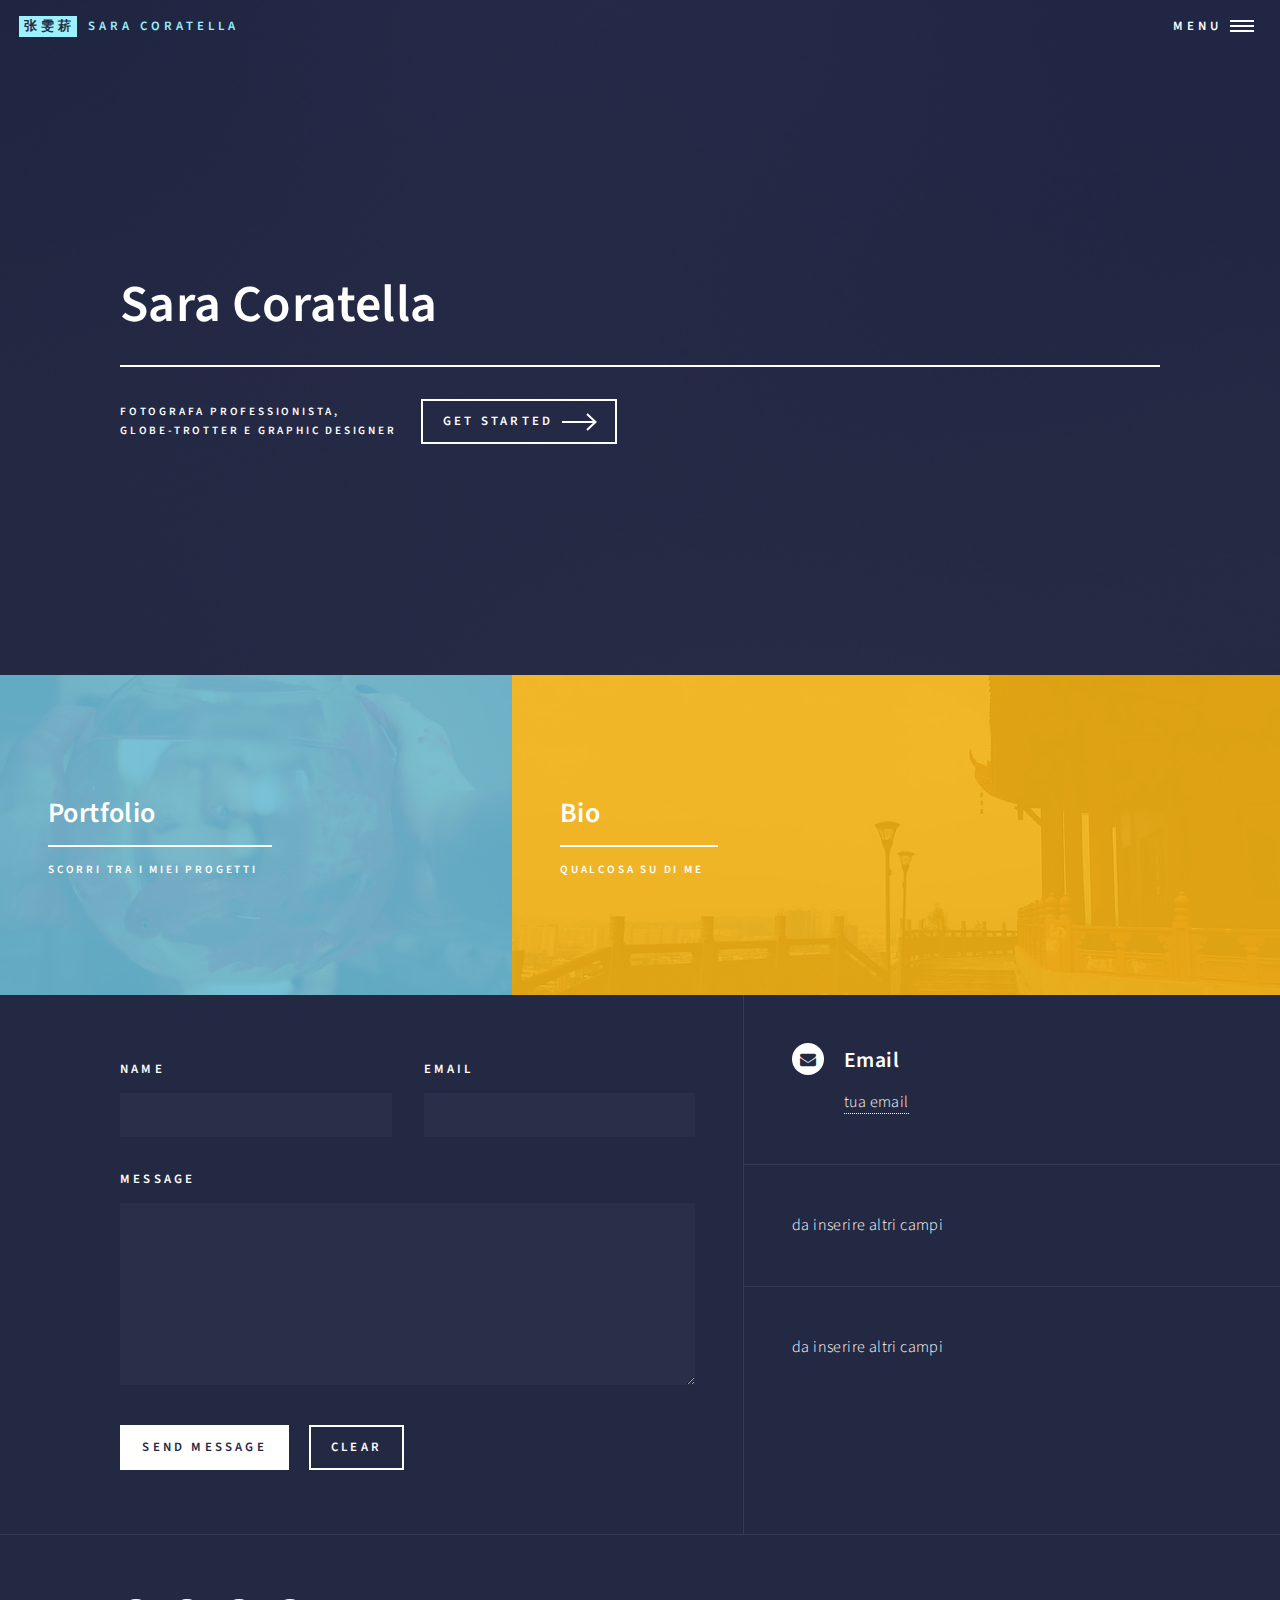
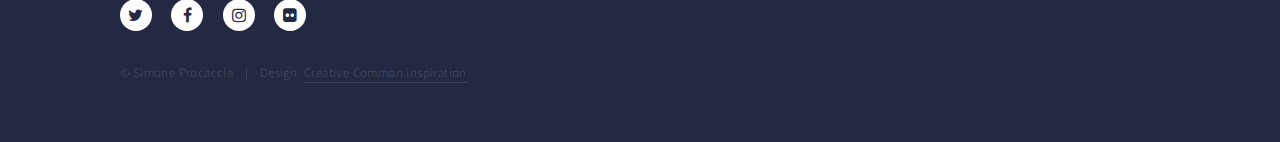
<file: index.html>
<!DOCTYPE HTML>
<!--
	Forty by HTML5 UP
	html5up.net | @ajlkn
	Free for personal and commercial use under the CCA 3.0 license (html5up.net/license)
-->
<html>
	<head>
		<title>Sara Coratella</title>
		<meta charset="utf-8" />
		<meta name="viewport" content="width=device-width, initial-scale=1, user-scalable=no" />
		<!--[if lte IE 8]><script src="assets/js/ie/html5shiv.js"></script><![endif]-->
		<link rel="stylesheet" href="assets/css/main.css" />
		<!--[if lte IE 9]><link rel="stylesheet" href="assets/css/ie9.css" /><![endif]-->
		<!--[if lte IE 8]><link rel="stylesheet" href="assets/css/ie8.css" /><![endif]-->
	</head>
	<body>

		<!-- Wrapper -->
			<div id="wrapper">

				<!-- Header -->
					<header id="header" class="alt">
						<a href="index.html" class="logo"><strong>张雯菥</strong> <span>Sara Coratella</span></a>
						<nav>
							<a href="#menu">Menu</a>
						</nav>
					</header>

				<!-- Menu -->
					<nav id="menu">
						<ul class="links">
							<li><a href="index.html">Home</a></li>
							<li><a href="landing.html">Portfolio</a></li>
							<li><a href="generic.html">Bio</a></li>
						</ul>
					</nav>

				<!-- Banner -->
					<section id="banner" class="major">
						<div class="inner">
							<header class="major">
								<h1>Sara Coratella</h1>
							</header>
							<div class="content">
								<p>Fotografa professionista,<br />
								Globe-trotter e graphic designer</p>
								<ul class="actions">
									<li><a href="#one" class="button next scrolly">Get Started</a></li>
								</ul>
							</div>
						</div>
					</section>

				<!-- Main -->
					<div id="main">

						<!-- One -->
							<section id="one" class="tiles">
								<article>
									<span class="image">
										<img src="images/sara_portfolio_link.jpg" alt="" />
									</span>
									<header class="major">
										<h3><a href="landing.html" class="link">Portfolio</a></h3>
										<p>Scorri tra i miei progetti</p>
									</header>
								</article>
								<article>
									<span class="image">
										<img src="images/sara_bio_link.jpg" alt="" />
									</span>
									<header class="major">
										<h3><a href="generic.html" class="link">Bio</a></h3>
										<p>Qualcosa su di me</p>
									</header>
								</article>
								<!--<article>
									<span class="image">
										<img src="images/pic03.jpg" alt="" />
									</span>
									<header class="major">
										<h3><a href="landing.html" class="link">Magna</a></h3>
										<p>Lorem etiam nullam</p>
									</header>
								</article>
								<article>
									<span class="image">
										<img src="images/pic04.jpg" alt="" />
									</span>
									<header class="major">
										<h3><a href="landing.html" class="link">Ipsum</a></h3>
										<p>Nisl sed aliquam</p>
									</header>
								</article>
								<article>
									<span class="image">
										<img src="images/pic05.jpg" alt="" />
									</span>
									<header class="major">
										<h3><a href="landing.html" class="link">Consequat</a></h3>
										<p>Ipsum dolor sit amet</p>
									</header>
								</article>
								<article>
									<span class="image">
										<img src="images/pic06.jpg" alt="" />
									</span>
									<header class="major">
										<h3><a href="landing.html" class="link">Etiam</a></h3>
										<p>Feugiat amet tempus</p>
									</header>
								</article>-->
							</section>

						<!-- Two -->
						<!--	<section id="two">
								<div class="inner">
									<header class="major">
										<h2>Massa libero</h2>
									</header>
									<p>Nullam et orci eu lorem consequat tincidunt vivamus et sagittis libero. Mauris aliquet magna magna sed nunc rhoncus pharetra. Pellentesque condimentum sem. In efficitur ligula tate urna. Maecenas laoreet massa vel lacinia pellentesque lorem ipsum dolor. Nullam et orci eu lorem consequat tincidunt. Vivamus et sagittis libero. Mauris aliquet magna magna sed nunc rhoncus amet pharetra et feugiat tempus.</p>
									<ul class="actions">
										<li><a href="landing.html" class="button next">Get Started</a></li>
									</ul>
								</div>
							</section> -->

					</div> 

				<!-- Contact -->
					<section id="contact">
						<div class="inner">
							<section>
								<form method="post" action="contact_serv.php">
									<div class="field half first">
										<label for="name">Name</label>
										<input type="text" name="name" id="name" />
									</div>
									<div class="field half">
										<label for="email">Email</label>
										<input type="text" name="email" id="email" />
									</div>
									<div class="field">
										<label for="message">Message</label>
										<textarea name="message" id="message" rows="6"></textarea>
									</div>
									<ul class="actions">
										<li><input type="submit" value="Send Message" class="special" /></li>
										<li><input type="reset" value="Clear" /></li>
									</ul>
								</form>
							</section>
							<section class="split">
								<section>
									<div class="contact-method">
										<span class="icon alt fa-envelope"></span>
										<h3>Email</h3>
										<a href="mailto:blabla@$nailmail">tua email</a>
									</div>
								</section>
								<section>
									<p> da inserire altri campi </p>
									<!--<div class="contact-method">
										<span class="icon alt fa-phone"></span>
										<h3>Phone</h3>
										<span>(000) 000-0000 x12387</span>
									</div>-->
								</section>
								<section>
									<p> da inserire altri campi </p>
									<!--<div class="contact-method">
										<span class="icon alt fa-home"></span>
										<h3>Address</h3>
										<span>1234 Somewhere Road #5432<br />
										Nashville, TN 00000<br />
										United States of America</span>
									</div>-->
								</section>
							</section>
						</div>
					</section>

				<!-- Footer -->
					<footer id="footer">
						<div class="inner">
							<ul class="icons">
								<li><a href="#" class="icon alt fa-twitter"><span class="label">Twitter</span></a></li>
								<li><a href="#" class="icon alt fa-facebook"><span class="label">Facebook</span></a></li>
								<li><a href="#" class="icon alt fa-instagram"><span class="label">Instagram</span></a></li>
								<li><a href="https://www.flickr.com/photos/saruzcory/" class="icon alt fa-flickr"><span class="label">Flickr</span></a></li>
							</ul>
							<ul class="copyright">
								<li>&copy; Simone Procaccia</li><li>Design: <a href="https://html5up.net">Creative Common inspiration</a></li>
							</ul>
						</div>
					</footer>

			</div>

		<!-- Scripts -->
			<script src="assets/js/jquery.min.js"></script>
			<script src="assets/js/jquery.scrolly.min.js"></script>
			<script src="assets/js/jquery.scrollex.min.js"></script>
			<script src="assets/js/skel.min.js"></script>
			<script src="assets/js/util.js"></script>
			<!--[if lte IE 8]><script src="assets/js/ie/respond.min.js"></script><![endif]-->
			<script src="assets/js/main.js"></script>

	</body>
</html>
</file>
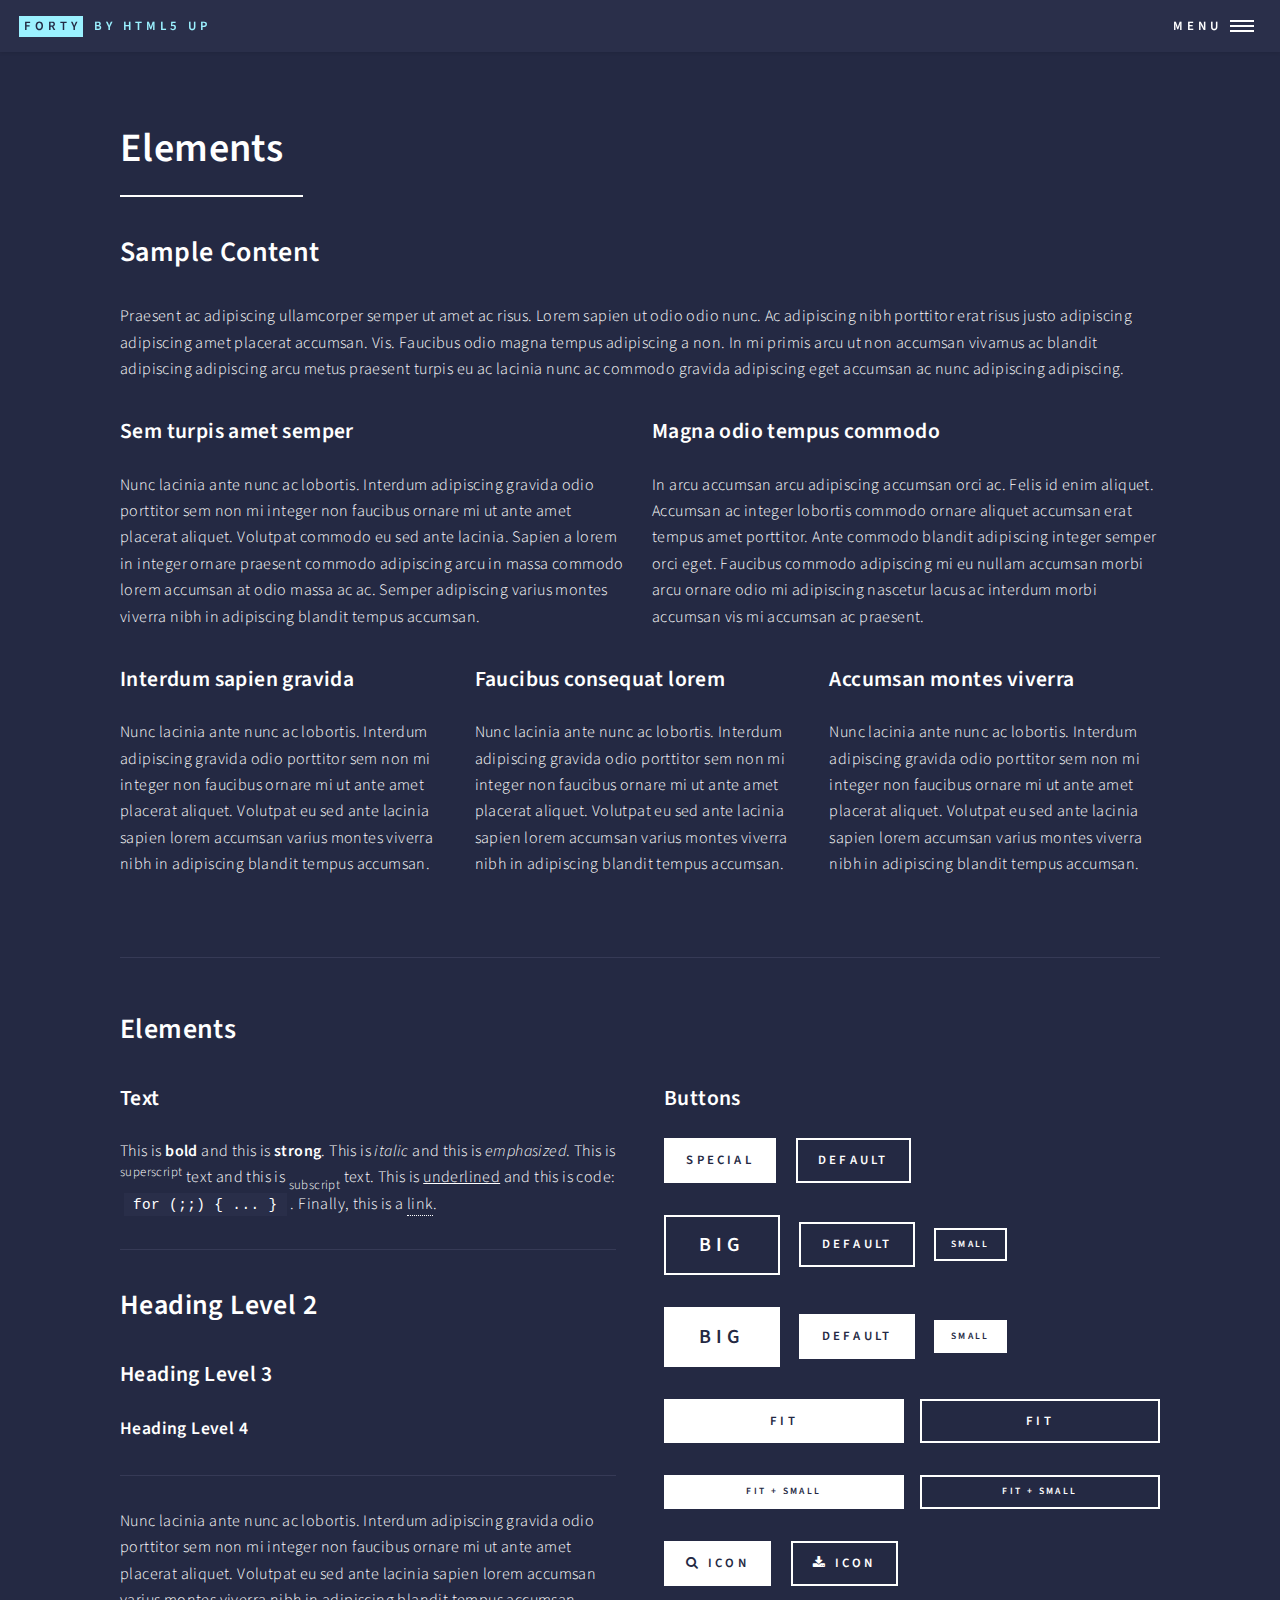
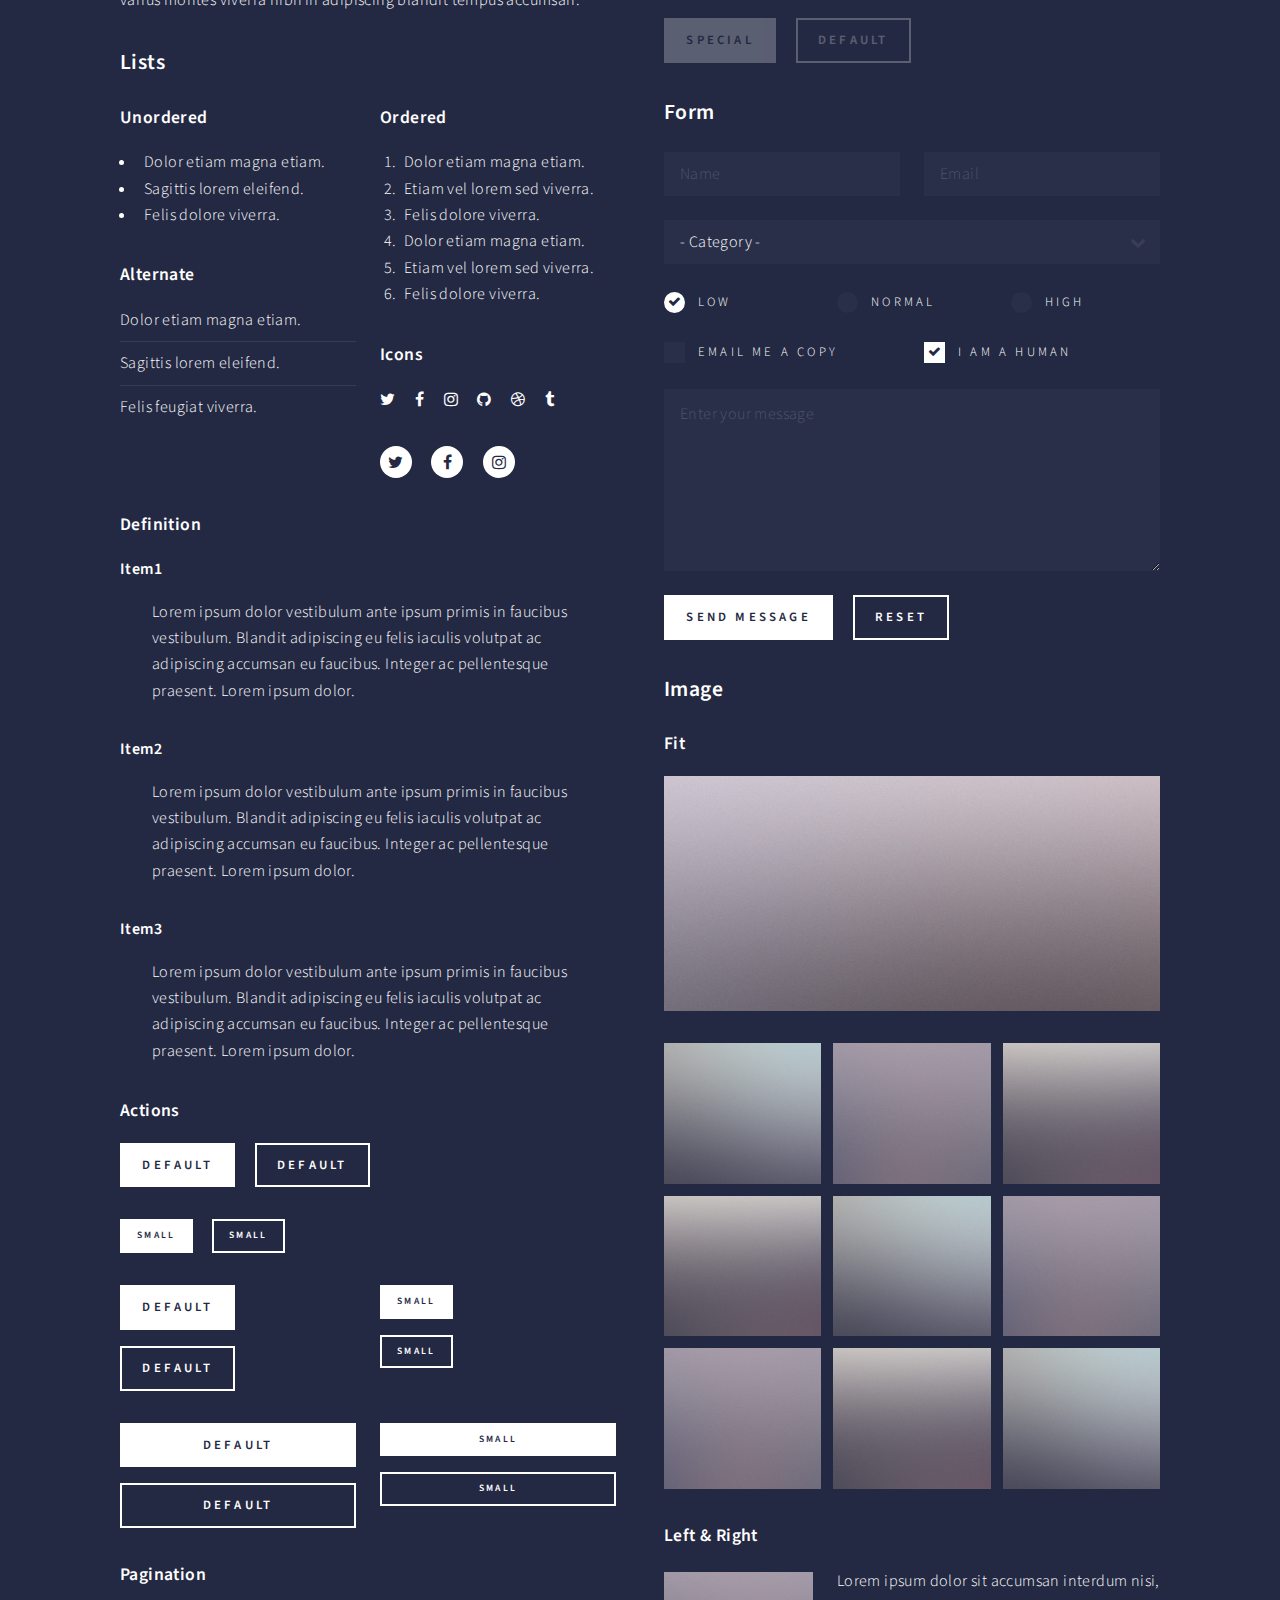
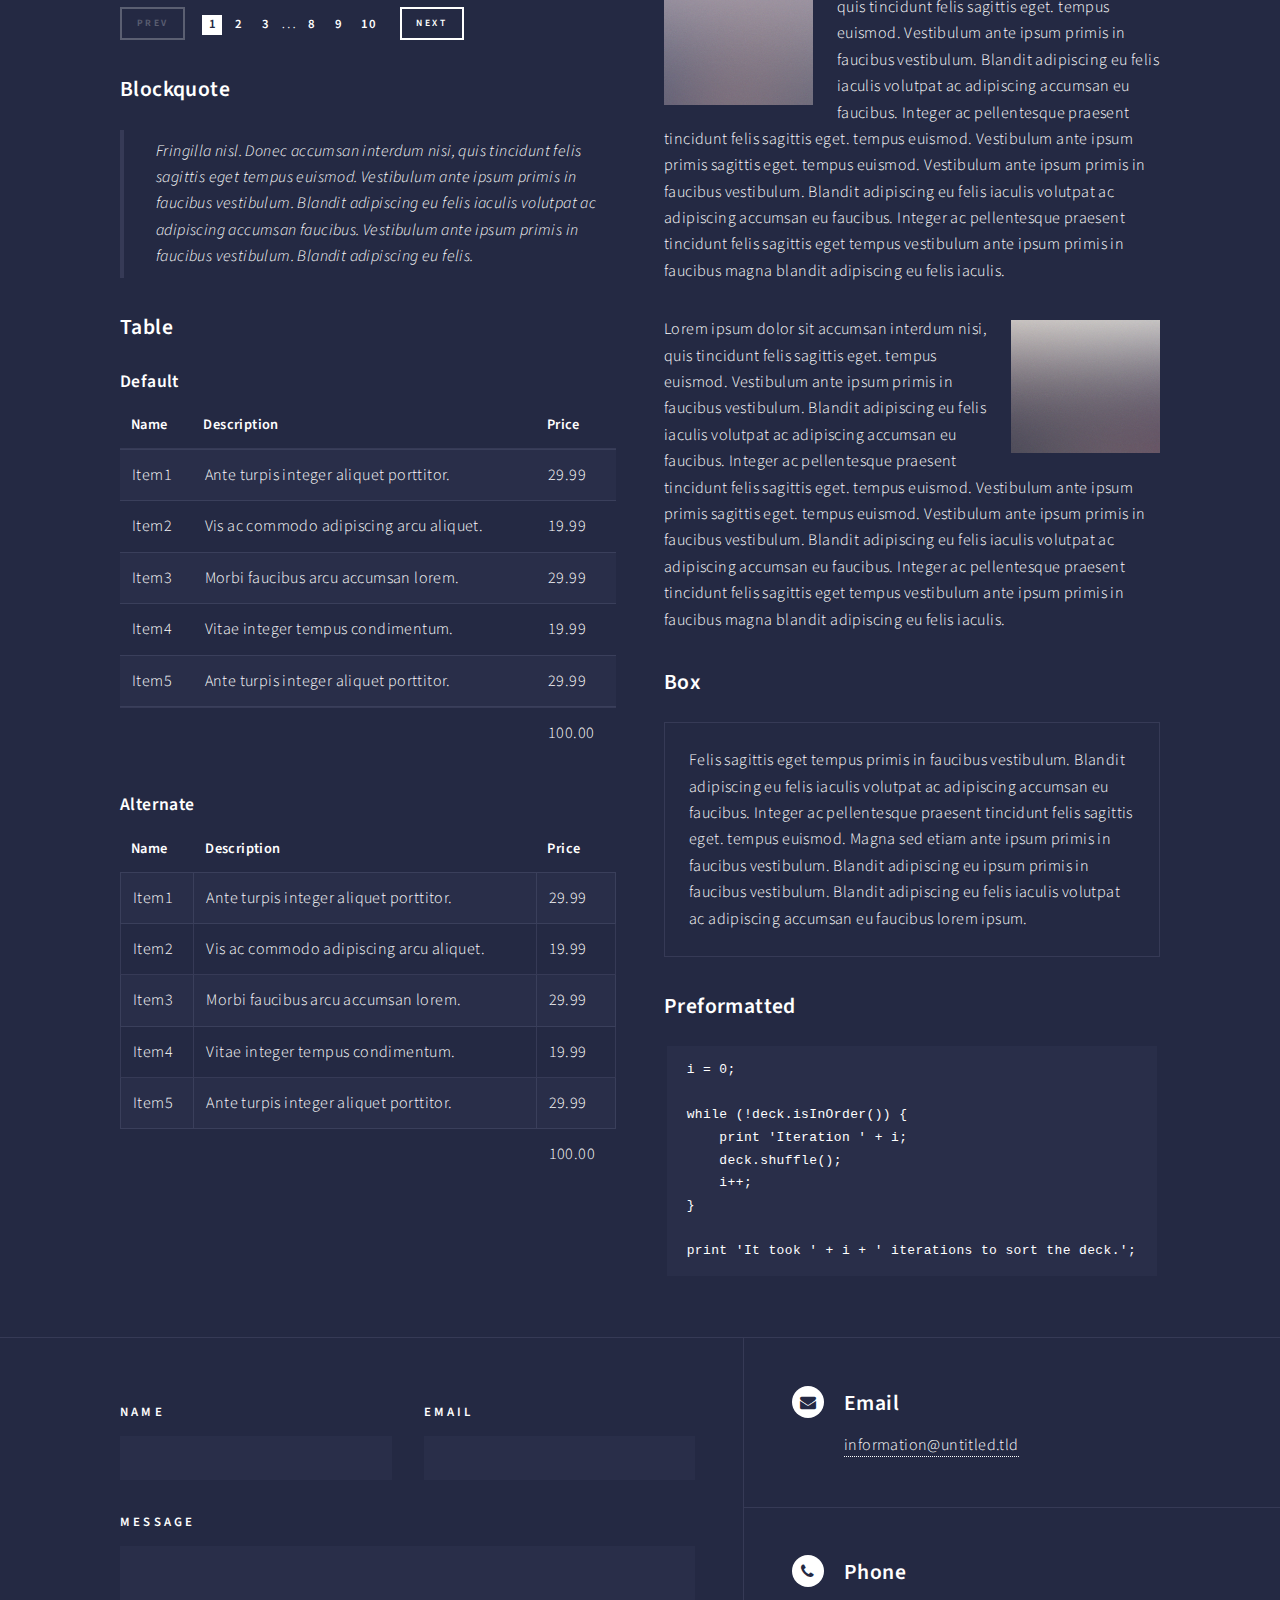
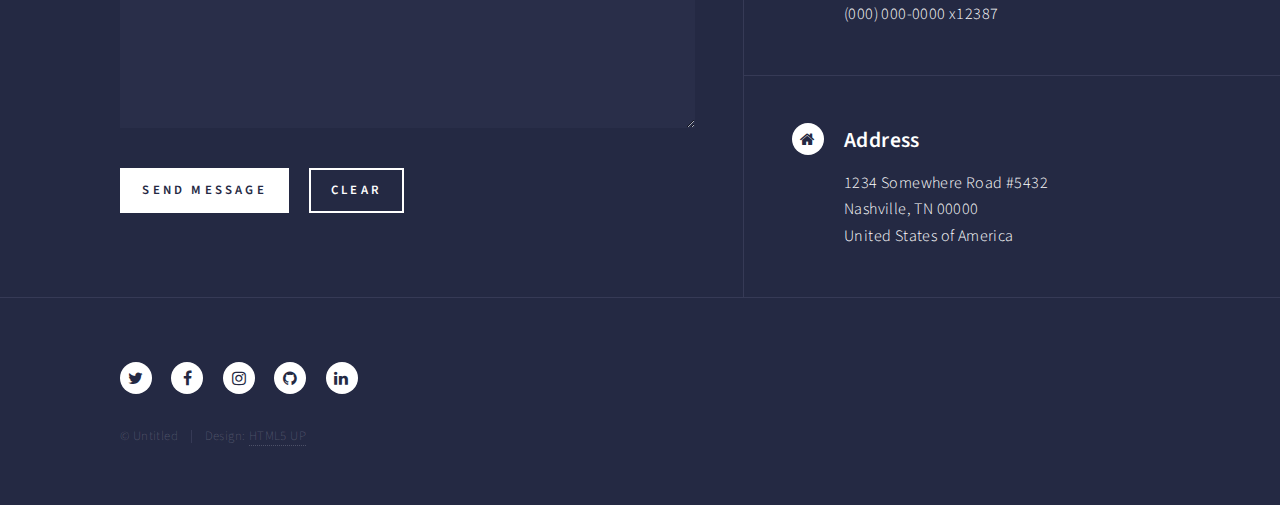
<file: elements.html>
<!DOCTYPE HTML>
<!--
	Forty by HTML5 UP
	html5up.net | @ajlkn
	Free for personal and commercial use under the CCA 3.0 license (html5up.net/license)
-->
<html>
	<head>
		<title>Elements - Forty by HTML5 UP</title>
		<meta charset="utf-8" />
		<meta name="viewport" content="width=device-width, initial-scale=1, user-scalable=no" />
		<!--[if lte IE 8]><script src="assets/js/ie/html5shiv.js"></script><![endif]-->
		<link rel="stylesheet" href="assets/css/main.css" />
		<!--[if lte IE 9]><link rel="stylesheet" href="assets/css/ie9.css" /><![endif]-->
		<!--[if lte IE 8]><link rel="stylesheet" href="assets/css/ie8.css" /><![endif]-->
	</head>
	<body>

		<!-- Wrapper -->
			<div id="wrapper">

				<!-- Header -->
					<header id="header">
						<a href="index.html" class="logo"><strong>Forty</strong> <span>by HTML5 UP</span></a>
						<nav>
							<a href="#menu">Menu</a>
						</nav>
					</header>

				<!-- Menu -->
					<nav id="menu">
						<ul class="links">
							<li><a href="index.html">Home</a></li>
							<li><a href="landing.html">Landing</a></li>
							<li><a href="generic.html">Generic</a></li>
							<li><a href="elements.html">Elements</a></li>
						</ul>
						<ul class="actions vertical">
							<li><a href="#" class="button special fit">Get Started</a></li>
							<li><a href="#" class="button fit">Log In</a></li>
						</ul>
					</nav>

				<!-- Main -->
					<div id="main" class="alt">

						<!-- One -->
							<section id="one">
								<div class="inner">
									<header class="major">
										<h1>Elements</h1>
									</header>

									<!-- Content -->
										<h2 id="content">Sample Content</h2>
										<p>Praesent ac adipiscing ullamcorper semper ut amet ac risus. Lorem sapien ut odio odio nunc. Ac adipiscing nibh porttitor erat risus justo adipiscing adipiscing amet placerat accumsan. Vis. Faucibus odio magna tempus adipiscing a non. In mi primis arcu ut non accumsan vivamus ac blandit adipiscing adipiscing arcu metus praesent turpis eu ac lacinia nunc ac commodo gravida adipiscing eget accumsan ac nunc adipiscing adipiscing.</p>
										<div class="row">
											<div class="6u 12u$(small)">
												<h3>Sem turpis amet semper</h3>
												<p>Nunc lacinia ante nunc ac lobortis. Interdum adipiscing gravida odio porttitor sem non mi integer non faucibus ornare mi ut ante amet placerat aliquet. Volutpat commodo eu sed ante lacinia. Sapien a lorem in integer ornare praesent commodo adipiscing arcu in massa commodo lorem accumsan at odio massa ac ac. Semper adipiscing varius montes viverra nibh in adipiscing blandit tempus accumsan.</p>
											</div>
											<div class="6u$ 12u$(small)">
												<h3>Magna odio tempus commodo</h3>
												<p>In arcu accumsan arcu adipiscing accumsan orci ac. Felis id enim aliquet. Accumsan ac integer lobortis commodo ornare aliquet accumsan erat tempus amet porttitor. Ante commodo blandit adipiscing integer semper orci eget. Faucibus commodo adipiscing mi eu nullam accumsan morbi arcu ornare odio mi adipiscing nascetur lacus ac interdum morbi accumsan vis mi accumsan ac praesent.</p>
											</div>
											<!-- Break -->
											<div class="4u 12u$(medium)">
												<h3>Interdum sapien gravida</h3>
												<p>Nunc lacinia ante nunc ac lobortis. Interdum adipiscing gravida odio porttitor sem non mi integer non faucibus ornare mi ut ante amet placerat aliquet. Volutpat eu sed ante lacinia sapien lorem accumsan varius montes viverra nibh in adipiscing blandit tempus accumsan.</p>
											</div>
											<div class="4u 12u$(medium)">
												<h3>Faucibus consequat lorem</h3>
												<p>Nunc lacinia ante nunc ac lobortis. Interdum adipiscing gravida odio porttitor sem non mi integer non faucibus ornare mi ut ante amet placerat aliquet. Volutpat eu sed ante lacinia sapien lorem accumsan varius montes viverra nibh in adipiscing blandit tempus accumsan.</p>
											</div>
											<div class="4u$ 12u$(medium)">
												<h3>Accumsan montes viverra</h3>
												<p>Nunc lacinia ante nunc ac lobortis. Interdum adipiscing gravida odio porttitor sem non mi integer non faucibus ornare mi ut ante amet placerat aliquet. Volutpat eu sed ante lacinia sapien lorem accumsan varius montes viverra nibh in adipiscing blandit tempus accumsan.</p>
											</div>
										</div>

									<hr class="major" />

									<!-- Elements -->
										<h2 id="elements">Elements</h2>
										<div class="row 200%">
											<div class="6u 12u$(medium)">

												<!-- Text stuff -->
													<h3>Text</h3>
													<p>This is <b>bold</b> and this is <strong>strong</strong>. This is <i>italic</i> and this is <em>emphasized</em>.
													This is <sup>superscript</sup> text and this is <sub>subscript</sub> text.
													This is <u>underlined</u> and this is code: <code>for (;;) { ... }</code>.
													Finally, this is a <a href="#">link</a>.</p>
													<hr />
													<h2>Heading Level 2</h2>
													<h3>Heading Level 3</h3>
													<h4>Heading Level 4</h4>
													<hr />
													<p>Nunc lacinia ante nunc ac lobortis. Interdum adipiscing gravida odio porttitor sem non mi integer non faucibus ornare mi ut ante amet placerat aliquet. Volutpat eu sed ante lacinia sapien lorem accumsan varius montes viverra nibh in adipiscing blandit tempus accumsan.</p>

												<!-- Lists -->
													<h3>Lists</h3>
													<div class="row">
														<div class="6u 12u$(small)">

															<h4>Unordered</h4>
															<ul>
																<li>Dolor etiam magna etiam.</li>
																<li>Sagittis lorem eleifend.</li>
																<li>Felis dolore viverra.</li>
															</ul>

															<h4>Alternate</h4>
															<ul class="alt">
																<li>Dolor etiam magna etiam.</li>
																<li>Sagittis lorem eleifend.</li>
																<li>Felis feugiat viverra.</li>
															</ul>

														</div>
														<div class="6u$ 12u$(small)">

															<h4>Ordered</h4>
															<ol>
																<li>Dolor etiam magna etiam.</li>
																<li>Etiam vel lorem sed viverra.</li>
																<li>Felis dolore viverra.</li>
																<li>Dolor etiam magna etiam.</li>
																<li>Etiam vel lorem sed viverra.</li>
																<li>Felis dolore viverra.</li>
															</ol>

															<h4>Icons</h4>
															<ul class="icons">
																<li><a href="#" class="icon fa-twitter"><span class="label">Twitter</span></a></li>
																<li><a href="#" class="icon fa-facebook"><span class="label">Facebook</span></a></li>
																<li><a href="#" class="icon fa-instagram"><span class="label">Instagram</span></a></li>
																<li><a href="#" class="icon fa-github"><span class="label">Github</span></a></li>
																<li><a href="#" class="icon fa-dribbble"><span class="label">Dribbble</span></a></li>
																<li><a href="#" class="icon fa-tumblr"><span class="label">Tumblr</span></a></li>
															</ul>
															<ul class="icons">
																<li><a href="#" class="icon alt fa-twitter"><span class="label">Twitter</span></a></li>
																<li><a href="#" class="icon alt fa-facebook"><span class="label">Facebook</span></a></li>
																<li><a href="#" class="icon alt fa-instagram"><span class="label">Instagram</span></a></li>
															</ul>

														</div>
													</div>
													<h4>Definition</h4>
													<dl>
														<dt>Item1</dt>
														<dd>
															<p>Lorem ipsum dolor vestibulum ante ipsum primis in faucibus vestibulum. Blandit adipiscing eu felis iaculis volutpat ac adipiscing accumsan eu faucibus. Integer ac pellentesque praesent. Lorem ipsum dolor.</p>
														</dd>
														<dt>Item2</dt>
														<dd>
															<p>Lorem ipsum dolor vestibulum ante ipsum primis in faucibus vestibulum. Blandit adipiscing eu felis iaculis volutpat ac adipiscing accumsan eu faucibus. Integer ac pellentesque praesent. Lorem ipsum dolor.</p>
														</dd>
														<dt>Item3</dt>
														<dd>
															<p>Lorem ipsum dolor vestibulum ante ipsum primis in faucibus vestibulum. Blandit adipiscing eu felis iaculis volutpat ac adipiscing accumsan eu faucibus. Integer ac pellentesque praesent. Lorem ipsum dolor.</p>
														</dd>
													</dl>

													<h4>Actions</h4>
													<ul class="actions">
														<li><a href="#" class="button special">Default</a></li>
														<li><a href="#" class="button">Default</a></li>
													</ul>
													<ul class="actions small">
														<li><a href="#" class="button special small">Small</a></li>
														<li><a href="#" class="button small">Small</a></li>
													</ul>
													<div class="row">
														<div class="6u 12u$(small)">
															<ul class="actions vertical">
																<li><a href="#" class="button special">Default</a></li>
																<li><a href="#" class="button">Default</a></li>
															</ul>
														</div>
														<div class="6u$ 12u$(small)">
															<ul class="actions vertical small">
																<li><a href="#" class="button special small">Small</a></li>
																<li><a href="#" class="button small">Small</a></li>
															</ul>
														</div>
														<div class="6u 12u$(small)">
															<ul class="actions vertical">
																<li><a href="#" class="button special fit">Default</a></li>
																<li><a href="#" class="button fit">Default</a></li>
															</ul>
														</div>
														<div class="6u$ 12u$(small)">
															<ul class="actions vertical small">
																<li><a href="#" class="button special small fit">Small</a></li>
																<li><a href="#" class="button small fit">Small</a></li>
															</ul>
														</div>
													</div>

													<h4>Pagination</h4>
													<ul class="pagination">
														<li><span class="button small disabled">Prev</span></li>
														<li><a href="#" class="page active">1</a></li>
														<li><a href="#" class="page">2</a></li>
														<li><a href="#" class="page">3</a></li>
														<li><span>&hellip;</span></li>
														<li><a href="#" class="page">8</a></li>
														<li><a href="#" class="page">9</a></li>
														<li><a href="#" class="page">10</a></li>
														<li><a href="#" class="button small">Next</a></li>
													</ul>

												<!-- Blockquote -->
													<h3>Blockquote</h3>
													<blockquote>Fringilla nisl. Donec accumsan interdum nisi, quis tincidunt felis sagittis eget tempus euismod. Vestibulum ante ipsum primis in faucibus vestibulum. Blandit adipiscing eu felis iaculis volutpat ac adipiscing accumsan faucibus. Vestibulum ante ipsum primis in faucibus vestibulum. Blandit adipiscing eu felis.</blockquote>

												<!-- Table -->
													<h3>Table</h3>

													<h4>Default</h4>
													<div class="table-wrapper">
														<table>
															<thead>
																<tr>
																	<th>Name</th>
																	<th>Description</th>
																	<th>Price</th>
																</tr>
															</thead>
															<tbody>
																<tr>
																	<td>Item1</td>
																	<td>Ante turpis integer aliquet porttitor.</td>
																	<td>29.99</td>
																</tr>
																<tr>
																	<td>Item2</td>
																	<td>Vis ac commodo adipiscing arcu aliquet.</td>
																	<td>19.99</td>
																</tr>
																<tr>
																	<td>Item3</td>
																	<td> Morbi faucibus arcu accumsan lorem.</td>
																	<td>29.99</td>
																</tr>
																<tr>
																	<td>Item4</td>
																	<td>Vitae integer tempus condimentum.</td>
																	<td>19.99</td>
																</tr>
																<tr>
																	<td>Item5</td>
																	<td>Ante turpis integer aliquet porttitor.</td>
																	<td>29.99</td>
																</tr>
															</tbody>
															<tfoot>
																<tr>
																	<td colspan="2"></td>
																	<td>100.00</td>
																</tr>
															</tfoot>
														</table>
													</div>

													<h4>Alternate</h4>
													<div class="table-wrapper">
														<table class="alt">
															<thead>
																<tr>
																	<th>Name</th>
																	<th>Description</th>
																	<th>Price</th>
																</tr>
															</thead>
															<tbody>
																<tr>
																	<td>Item1</td>
																	<td>Ante turpis integer aliquet porttitor.</td>
																	<td>29.99</td>
																</tr>
																<tr>
																	<td>Item2</td>
																	<td>Vis ac commodo adipiscing arcu aliquet.</td>
																	<td>19.99</td>
																</tr>
																<tr>
																	<td>Item3</td>
																	<td> Morbi faucibus arcu accumsan lorem.</td>
																	<td>29.99</td>
																</tr>
																<tr>
																	<td>Item4</td>
																	<td>Vitae integer tempus condimentum.</td>
																	<td>19.99</td>
																</tr>
																<tr>
																	<td>Item5</td>
																	<td>Ante turpis integer aliquet porttitor.</td>
																	<td>29.99</td>
																</tr>
															</tbody>
															<tfoot>
																<tr>
																	<td colspan="2"></td>
																	<td>100.00</td>
																</tr>
															</tfoot>
														</table>
													</div>

											</div>
											<div class="6u$ 12u$(medium)">

												<!-- Buttons -->
													<h3>Buttons</h3>
													<ul class="actions">
														<li><a href="#" class="button special">Special</a></li>
														<li><a href="#" class="button">Default</a></li>
													</ul>
													<ul class="actions">
														<li><a href="#" class="button big">Big</a></li>
														<li><a href="#" class="button">Default</a></li>
														<li><a href="#" class="button small">Small</a></li>
													</ul>
													<ul class="actions">
														<li><a href="#" class="button special big">Big</a></li>
														<li><a href="#" class="button special">Default</a></li>
														<li><a href="#" class="button special small">Small</a></li>
													</ul>
													<ul class="actions fit">
														<li><a href="#" class="button special fit">Fit</a></li>
														<li><a href="#" class="button fit">Fit</a></li>
													</ul>
													<ul class="actions fit small">
														<li><a href="#" class="button special fit small">Fit + Small</a></li>
														<li><a href="#" class="button fit small">Fit + Small</a></li>
													</ul>
													<ul class="actions">
														<li><a href="#" class="button special icon fa-search">Icon</a></li>
														<li><a href="#" class="button icon fa-download">Icon</a></li>
													</ul>
													<ul class="actions">
														<li><span class="button special disabled">Special</span></li>
														<li><span class="button disabled">Default</span></li>
													</ul>

												<!-- Form -->
													<h3>Form</h3>

													<form method="post" action="#">
														<div class="row uniform">
															<div class="6u 12u$(xsmall)">
																<input type="text" name="demo-name" id="demo-name" value="" placeholder="Name" />
															</div>
															<div class="6u$ 12u$(xsmall)">
																<input type="email" name="demo-email" id="demo-email" value="" placeholder="Email" />
															</div>
															<!-- Break -->
															<div class="12u$">
																<div class="select-wrapper">
																	<select name="demo-category" id="demo-category">
																		<option value="">- Category -</option>
																		<option value="1">Manufacturing</option>
																		<option value="1">Shipping</option>
																		<option value="1">Administration</option>
																		<option value="1">Human Resources</option>
																	</select>
																</div>
															</div>
															<!-- Break -->
															<div class="4u 12u$(small)">
																<input type="radio" id="demo-priority-low" name="demo-priority" checked>
																<label for="demo-priority-low">Low</label>
															</div>
															<div class="4u 12u$(small)">
																<input type="radio" id="demo-priority-normal" name="demo-priority">
																<label for="demo-priority-normal">Normal</label>
															</div>
															<div class="4u$ 12u$(small)">
																<input type="radio" id="demo-priority-high" name="demo-priority">
																<label for="demo-priority-high">High</label>
															</div>
															<!-- Break -->
															<div class="6u 12u$(small)">
																<input type="checkbox" id="demo-copy" name="demo-copy">
																<label for="demo-copy">Email me a copy</label>
															</div>
															<div class="6u$ 12u$(small)">
																<input type="checkbox" id="demo-human" name="demo-human" checked>
																<label for="demo-human">I am a human</label>
															</div>
															<!-- Break -->
															<div class="12u$">
																<textarea name="demo-message" id="demo-message" placeholder="Enter your message" rows="6"></textarea>
															</div>
															<!-- Break -->
															<div class="12u$">
																<ul class="actions">
																	<li><input type="submit" value="Send Message" class="special" /></li>
																	<li><input type="reset" value="Reset" /></li>
																</ul>
															</div>
														</div>
													</form>

												<!-- Image -->
													<h3>Image</h3>

													<h4>Fit</h4>
													<span class="image fit"><img src="images/pic03.jpg" alt="" /></span>
													<div class="box alt">
														<div class="row 50% uniform">
															<div class="4u"><span class="image fit"><img src="images/pic08.jpg" alt="" /></span></div>
															<div class="4u"><span class="image fit"><img src="images/pic09.jpg" alt="" /></span></div>
															<div class="4u$"><span class="image fit"><img src="images/pic10.jpg" alt="" /></span></div>
															<!-- Break -->
															<div class="4u"><span class="image fit"><img src="images/pic10.jpg" alt="" /></span></div>
															<div class="4u"><span class="image fit"><img src="images/pic08.jpg" alt="" /></span></div>
															<div class="4u$"><span class="image fit"><img src="images/pic09.jpg" alt="" /></span></div>
															<!-- Break -->
															<div class="4u"><span class="image fit"><img src="images/pic09.jpg" alt="" /></span></div>
															<div class="4u"><span class="image fit"><img src="images/pic10.jpg" alt="" /></span></div>
															<div class="4u$"><span class="image fit"><img src="images/pic08.jpg" alt="" /></span></div>
														</div>
													</div>

													<h4>Left &amp; Right</h4>
													<p><span class="image left"><img src="images/pic09.jpg" alt="" /></span>Lorem ipsum dolor sit accumsan interdum nisi, quis tincidunt felis sagittis eget. tempus euismod. Vestibulum ante ipsum primis in faucibus vestibulum. Blandit adipiscing eu felis iaculis volutpat ac adipiscing accumsan eu faucibus. Integer ac pellentesque praesent tincidunt felis sagittis eget. tempus euismod. Vestibulum ante ipsum primis sagittis eget. tempus euismod. Vestibulum ante ipsum primis in faucibus vestibulum. Blandit adipiscing eu felis iaculis volutpat ac adipiscing accumsan eu faucibus. Integer ac pellentesque praesent tincidunt felis sagittis eget tempus vestibulum ante ipsum primis in faucibus magna blandit adipiscing eu felis iaculis.</p>
													<p><span class="image right"><img src="images/pic10.jpg" alt="" /></span>Lorem ipsum dolor sit accumsan interdum nisi, quis tincidunt felis sagittis eget. tempus euismod. Vestibulum ante ipsum primis in faucibus vestibulum. Blandit adipiscing eu felis iaculis volutpat ac adipiscing accumsan eu faucibus. Integer ac pellentesque praesent tincidunt felis sagittis eget. tempus euismod. Vestibulum ante ipsum primis sagittis eget. tempus euismod. Vestibulum ante ipsum primis in faucibus vestibulum. Blandit adipiscing eu felis iaculis volutpat ac adipiscing accumsan eu faucibus. Integer ac pellentesque praesent tincidunt felis sagittis eget tempus vestibulum ante ipsum primis in faucibus magna blandit adipiscing eu felis iaculis.</p>

												<!-- Box -->
													<h3>Box</h3>
													<div class="box">
														<p>Felis sagittis eget tempus primis in faucibus vestibulum. Blandit adipiscing eu felis iaculis volutpat ac adipiscing accumsan eu faucibus. Integer ac pellentesque praesent tincidunt felis sagittis eget. tempus euismod. Magna sed etiam ante ipsum primis in faucibus vestibulum. Blandit adipiscing eu ipsum primis in faucibus vestibulum. Blandit adipiscing eu felis iaculis volutpat ac adipiscing accumsan eu faucibus lorem ipsum.</p>
													</div>

												<!-- Preformatted Code -->
													<h3>Preformatted</h3>
													<pre><code>i = 0;

while (!deck.isInOrder()) {
    print 'Iteration ' + i;
    deck.shuffle();
    i++;
}

print 'It took ' + i + ' iterations to sort the deck.';
</code></pre>

											</div>
										</div>

								</div>
							</section>

					</div>

				<!-- Contact -->
					<section id="contact">
						<div class="inner">
							<section>
								<form method="post" action="#">
									<div class="field half first">
										<label for="name">Name</label>
										<input type="text" name="name" id="name" />
									</div>
									<div class="field half">
										<label for="email">Email</label>
										<input type="text" name="email" id="email" />
									</div>
									<div class="field">
										<label for="message">Message</label>
										<textarea name="message" id="message" rows="6"></textarea>
									</div>
									<ul class="actions">
										<li><input type="submit" value="Send Message" class="special" /></li>
										<li><input type="reset" value="Clear" /></li>
									</ul>
								</form>
							</section>
							<section class="split">
								<section>
									<div class="contact-method">
										<span class="icon alt fa-envelope"></span>
										<h3>Email</h3>
										<a href="#">information@untitled.tld</a>
									</div>
								</section>
								<section>
									<div class="contact-method">
										<span class="icon alt fa-phone"></span>
										<h3>Phone</h3>
										<span>(000) 000-0000 x12387</span>
									</div>
								</section>
								<section>
									<div class="contact-method">
										<span class="icon alt fa-home"></span>
										<h3>Address</h3>
										<span>1234 Somewhere Road #5432<br />
										Nashville, TN 00000<br />
										United States of America</span>
									</div>
								</section>
							</section>
						</div>
					</section>

				<!-- Footer -->
					<footer id="footer">
						<div class="inner">
							<ul class="icons">
								<li><a href="#" class="icon alt fa-twitter"><span class="label">Twitter</span></a></li>
								<li><a href="#" class="icon alt fa-facebook"><span class="label">Facebook</span></a></li>
								<li><a href="#" class="icon alt fa-instagram"><span class="label">Instagram</span></a></li>
								<li><a href="#" class="icon alt fa-github"><span class="label">GitHub</span></a></li>
								<li><a href="#" class="icon alt fa-linkedin"><span class="label">LinkedIn</span></a></li>
							</ul>
							<ul class="copyright">
								<li>&copy; Untitled</li><li>Design: <a href="https://html5up.net">HTML5 UP</a></li>
							</ul>
						</div>
					</footer>

			</div>

		<!-- Scripts -->
			<script src="assets/js/jquery.min.js"></script>
			<script src="assets/js/jquery.scrolly.min.js"></script>
			<script src="assets/js/jquery.scrollex.min.js"></script>
			<script src="assets/js/skel.min.js"></script>
			<script src="assets/js/util.js"></script>
			<!--[if lte IE 8]><script src="assets/js/ie/respond.min.js"></script><![endif]-->
			<script src="assets/js/main.js"></script>

	</body>
</html>
</file>
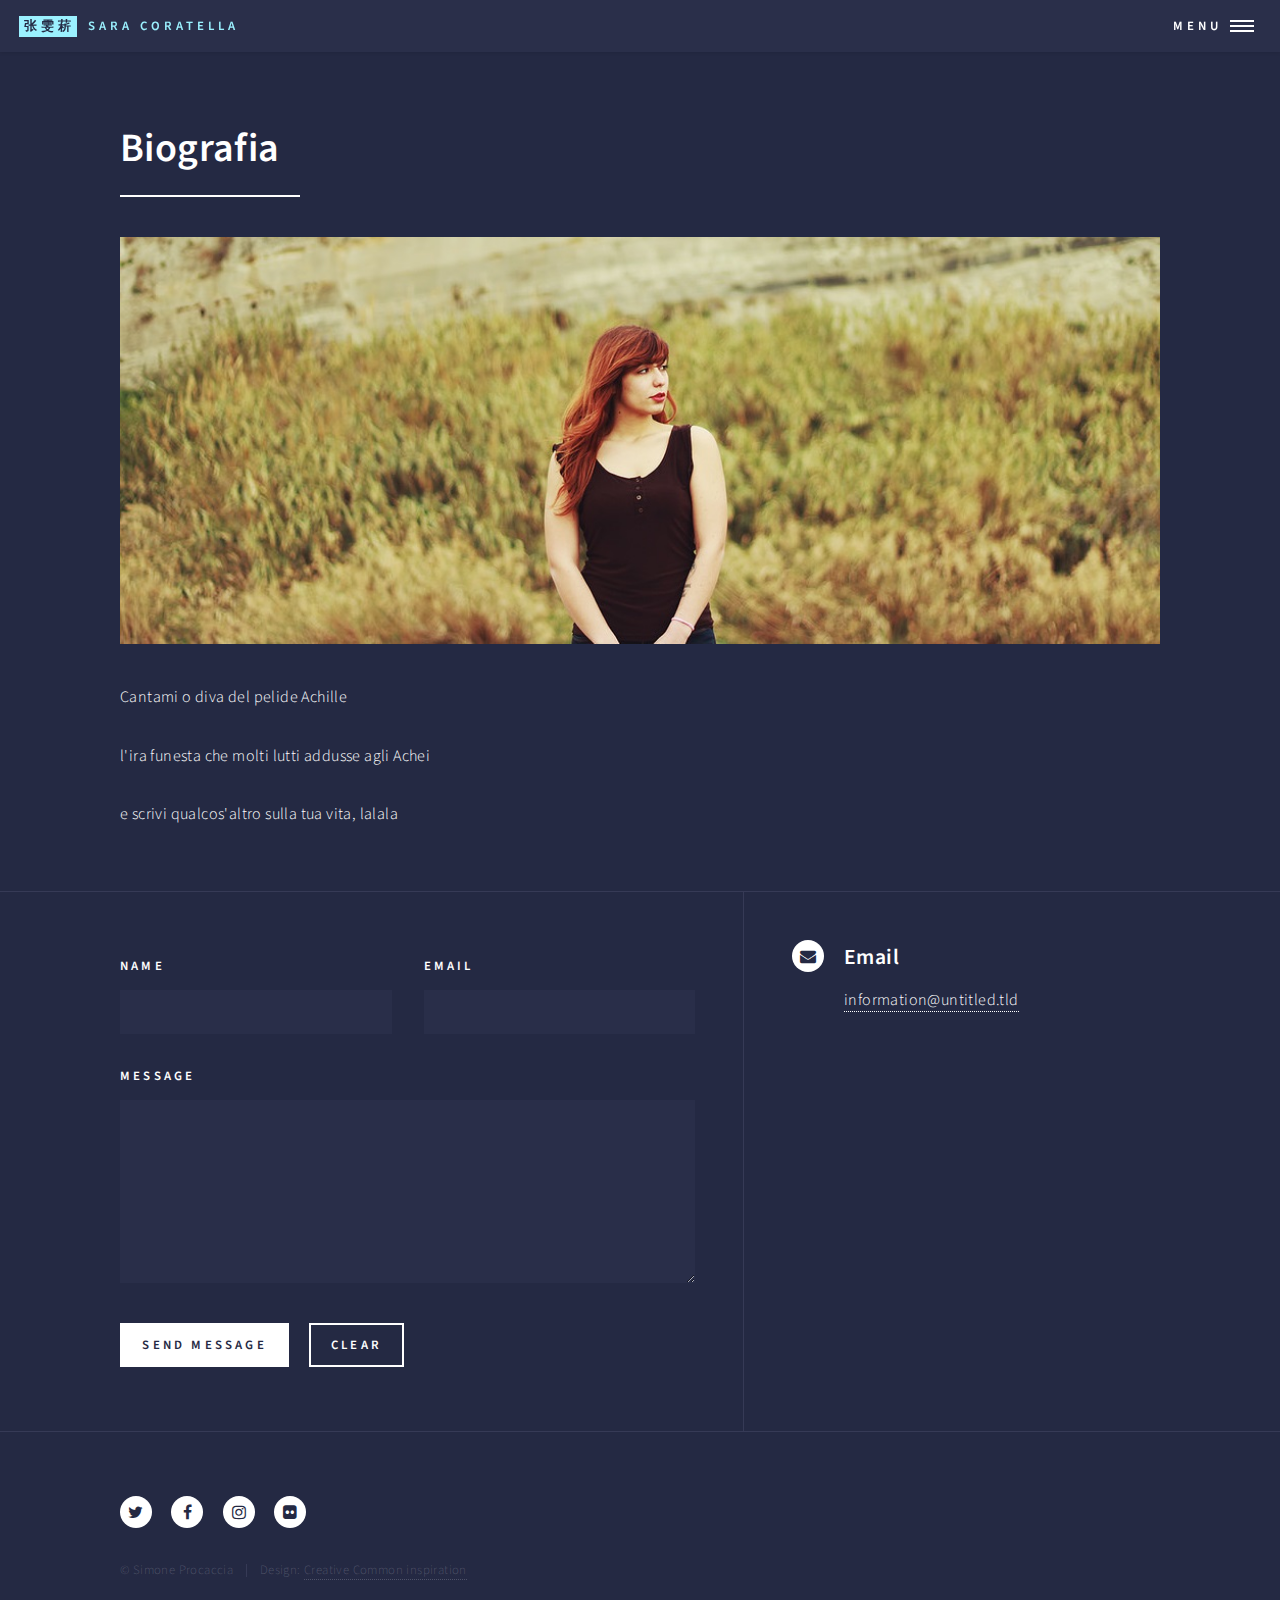
<file: generic.html>
<!DOCTYPE HTML>
<!--
	Forty by HTML5 UP
	html5up.net | @ajlkn
	Free for personal and commercial use under the CCA 3.0 license (html5up.net/license)
-->
<html>
	<head>
		<title>Bio - Sara Coratella</title>
		<meta charset="utf-8" />
		<meta name="viewport" content="width=device-width, initial-scale=1, user-scalable=no" />
		<!--[if lte IE 8]><script src="assets/js/ie/html5shiv.js"></script><![endif]-->
		<link rel="stylesheet" href="assets/css/main.css" />
		<!--[if lte IE 9]><link rel="stylesheet" href="assets/css/ie9.css" /><![endif]-->
		<!--[if lte IE 8]><link rel="stylesheet" href="assets/css/ie8.css" /><![endif]-->
	</head>
	<body>

		<!-- Wrapper -->
			<div id="wrapper">

				<!-- Header -->
					<header id="header">
						<a href="index.html" class="logo"><strong>张雯菥</strong> <span>Sara Coratella</span></a>
						<nav>
							<a href="#menu">Menu</a>
						</nav>
					</header>

				<!-- Menu -->
					<nav id="menu">
						<ul class="links">
							<li><a href="index.html">Home</a></li>
							<li><a href="landing.html">Portfolio</a></li>
							<li><a href="generic.html">Bio</a></li>
						</ul>
					</nav>

				<!-- Main -->
					<div id="main" class="alt">

						<!-- One -->
							<section id="one">
								<div class="inner">
									<header class="major">
										<h1>Biografia</h1>
									</header>
									<span class="image main"><img src="images/sara_bio_front.jpg" alt="" /></span>
									<p>Cantami o diva del pelide Achille</p>
									<p>l'ira funesta che molti lutti addusse agli Achei</p>
									<p>e scrivi qualcos'altro sulla tua vita, lalala</p>
								</div>
							</section>

					</div>

				<!-- Contact -->
					<section id="contact">
						<div class="inner">
							<section>
								<form method="post" action="">
									<div class="field half first">
										<label for="name">Name</label>
										<input type="text" name="name" id="name" />
									</div>
									<div class="field half">
										<label for="email">Email</label>
										<input type="text" name="email" id="email" />
									</div>
									<div class="field">
										<label for="message">Message</label>
										<textarea name="message" id="message" rows="6"></textarea>
									</div>
									<ul class="actions">
										<li><input type="submit" value="Send Message" class="special" /></li>
										<li><input type="reset" value="Clear" /></li>
									</ul>
								</form>
							</section>
							<section class="split">
								<section>
									<div class="contact-method">
										<span class="icon alt fa-envelope"></span>
										<h3>Email</h3>
										<a href="mailto:blablabla@bla Object=Scrivi%20a%20Sara">information@untitled.tld</a>
									</div>
								</section>
							</section>
						</div>
					</section>

				<!-- Footer -->
					<footer id="footer">
						<div class="inner">
							<ul class="icons">
								<li><a href="#" class="icon alt fa-twitter"><span class="label">Twitter</span></a></li>
								<li><a href="#" class="icon alt fa-facebook"><span class="label">Facebook</span></a></li>
								<li><a href="#" class="icon alt fa-instagram"><span class="label">Instagram</span></a></li>
								<li><a href="#" class="icon alt fa-flickr"><span class="label">Flickr</span></a></li>
							</ul>
							<ul class="copyright">
								<li>&copy; Simone Procaccia</li><li>Design: <a href="https://html5up.net">Creative Common inspiration</a></li>
							</ul>
						</div>
					</footer>

			</div>

		<!-- Scripts -->
			<script src="assets/js/jquery.min.js"></script>
			<script src="assets/js/jquery.scrolly.min.js"></script>
			<script src="assets/js/jquery.scrollex.min.js"></script>
			<script src="assets/js/skel.min.js"></script>
			<script src="assets/js/util.js"></script>
			<!--[if lte IE 8]><script src="assets/js/ie/respond.min.js"></script><![endif]-->
			<script src="assets/js/main.js"></script>

	</body>
</html>
</file>
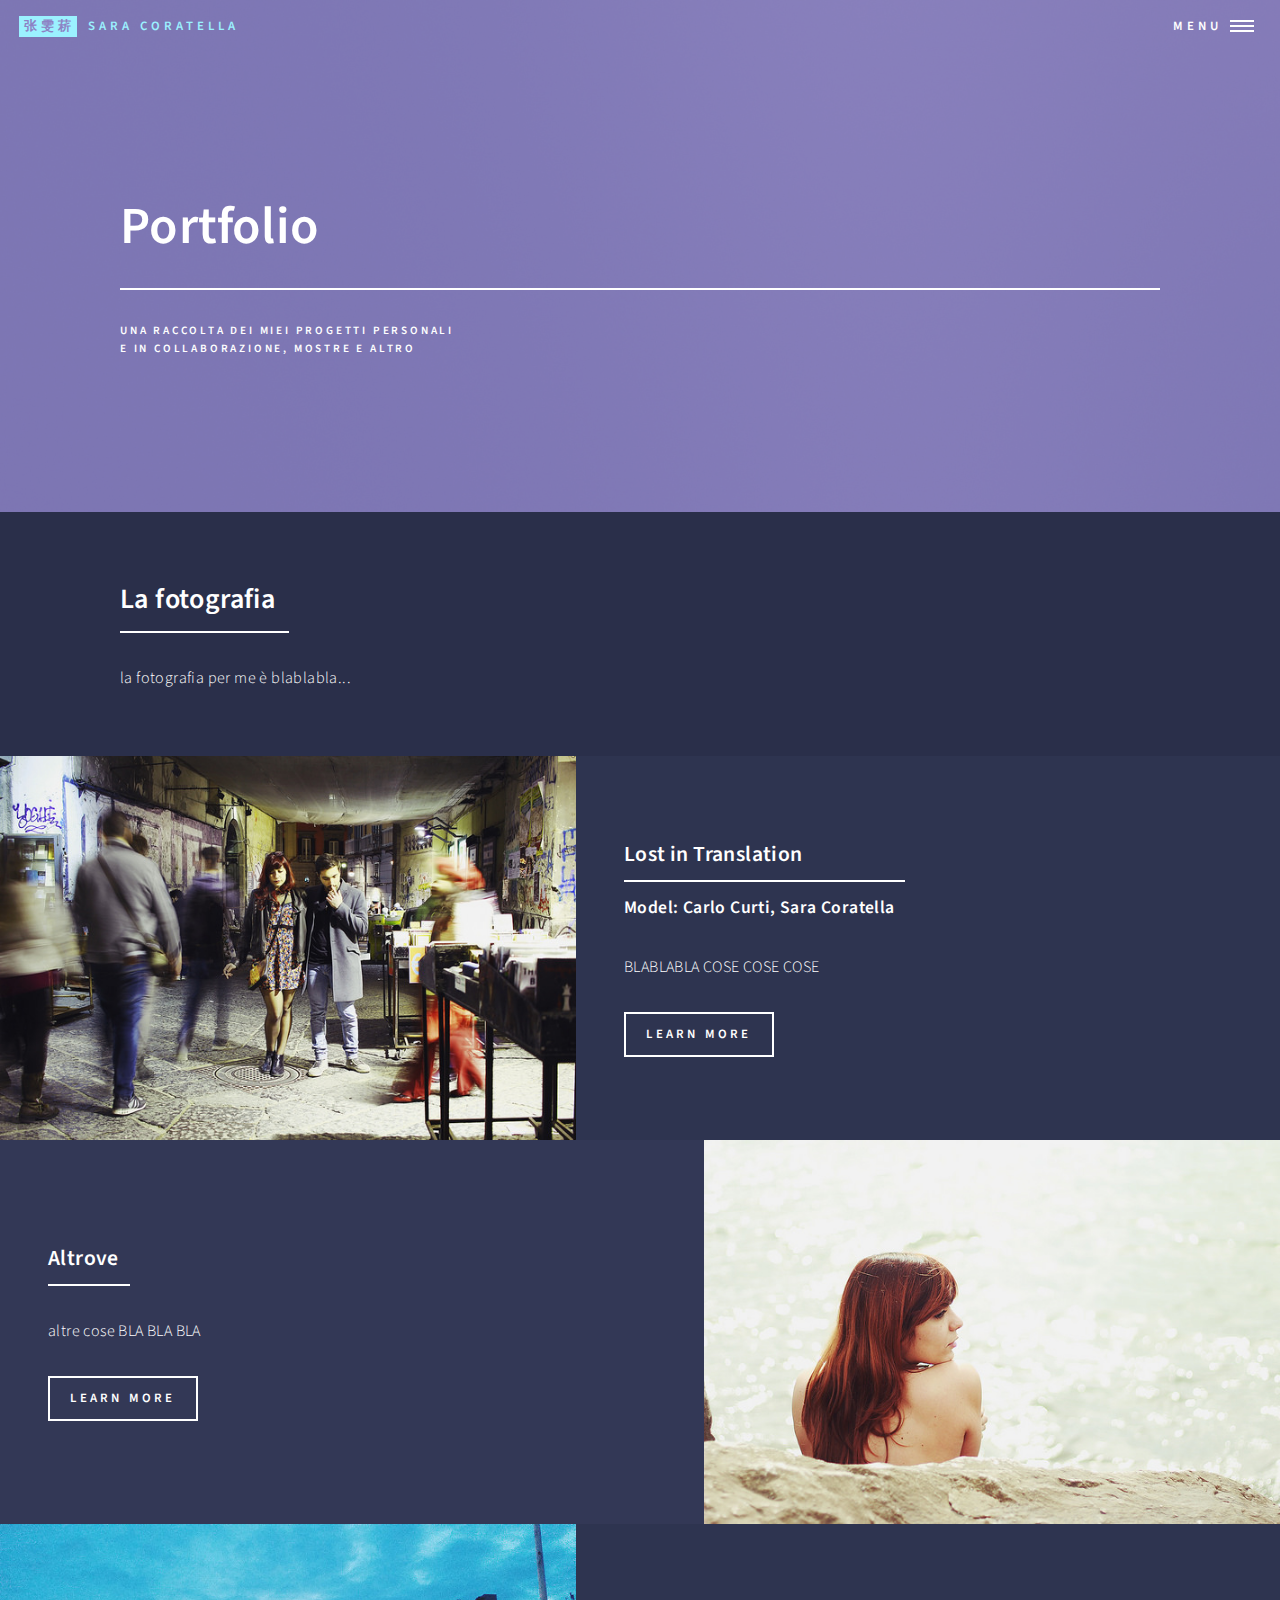
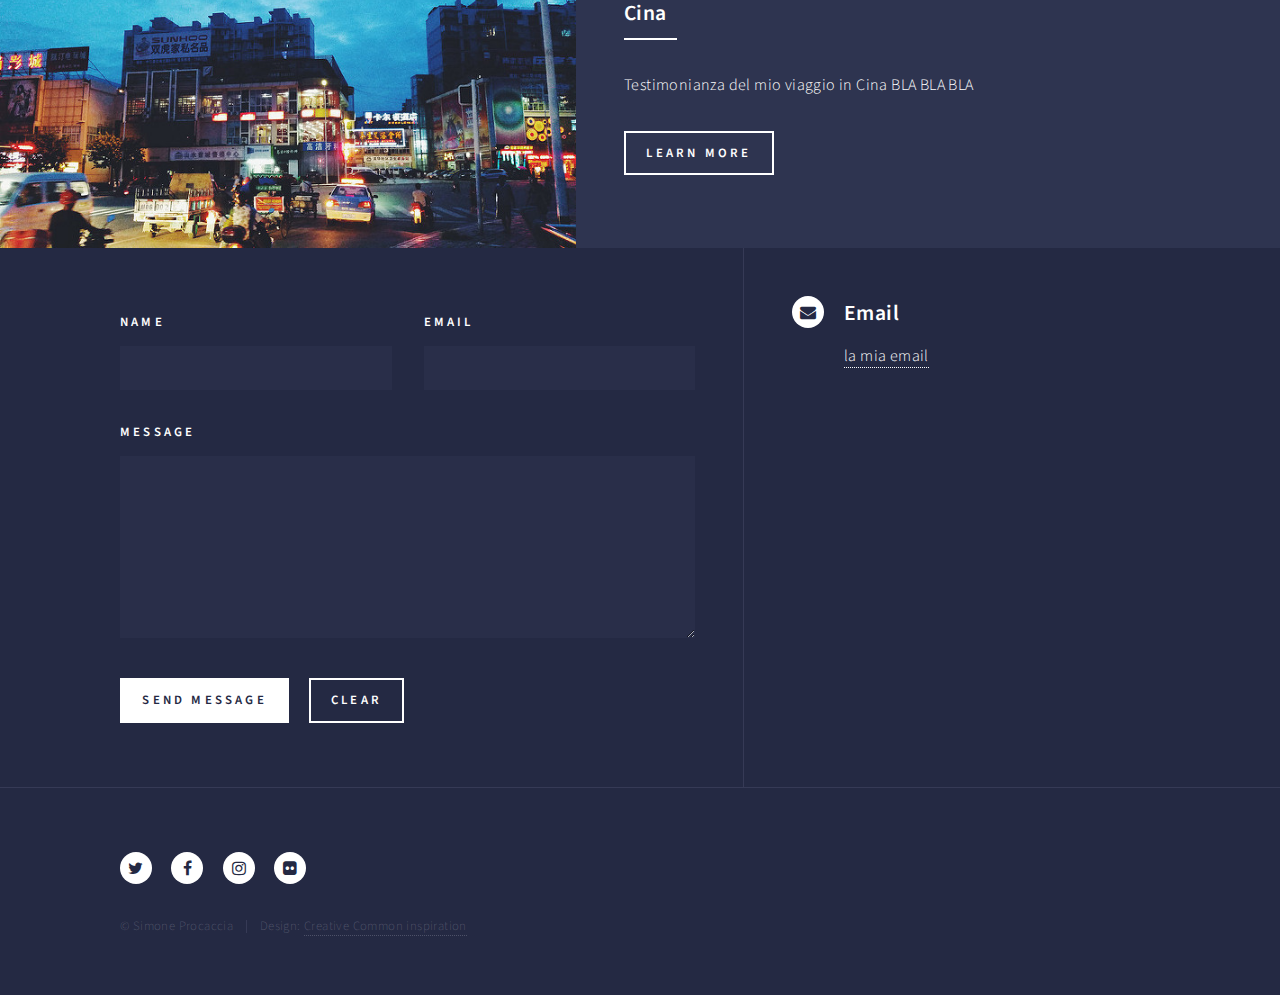
<file: landing.html>
<!DOCTYPE HTML>
<!--
	Forty by HTML5 UP
	html5up.net | @ajlkn
	Free for personal and commercial use under the CCA 3.0 license (html5up.net/license)
-->
<html>
	<head>
		<title>Portfolio - Sara Coratella</title>
		<meta charset="utf-8" />
		<meta name="viewport" content="width=device-width, initial-scale=1, user-scalable=no" />
		<!--[if lte IE 8]><script src="assets/js/ie/html5shiv.js"></script><![endif]-->
		<link rel="stylesheet" href="assets/css/main.css" />
		<!--[if lte IE 9]><link rel="stylesheet" href="assets/css/ie9.css" /><![endif]-->
		<!--[if lte IE 8]><link rel="stylesheet" href="assets/css/ie8.css" /><![endif]-->
	</head>
	<body>

		<!-- Wrapper -->
			<div id="wrapper">

				<!-- Header -->
				<!-- Note: The "styleN" class below should match that of the banner element. -->
					<header id="header" class="alt style2">
						<a href="index.html" class="logo"><strong>张雯菥</strong> <span>Sara Coratella</span></a>
						<nav>
							<a href="#menu">Menu</a>
						</nav>
					</header>

				<!-- Menu -->
					<nav id="menu">
						<ul class="links">
							<li><a href="index.html">Home</a></li>
							<li><a href="landing.html">Portfolio</a></li>
							<li><a href="generic.html">Bio</a></li>
						</ul>
					</nav>
				<!-- Banner -->
				<!-- Note: The "styleN" class below should match that of the header element. -->
					<section id="banner" class="style2">
						<div class="inner">
							<span class="image">
								<img src="images/pic07.jpg" alt="" />
							</span>
							<header class="major">
								<h1>Portfolio</h1>
							</header>
							<div class="content">
								<p>Una raccolta dei miei progetti personali<br />
								e in collaborazione, mostre e altro</p>
							</div>
						</div>
					</section>

				<!-- Main -->
					<div id="main">

						<!-- One -->
							<section id="one">
								<div class="inner">
									<header class="major">
										<h2>La fotografia</h2>
									</header>
									<p>la fotografia per me è blablabla...</p>
								</div>
							</section>

						<!-- Two -->
							<section id="two" class="spotlights">
								<section>
									<a href="https://www.flickr.com/photos/saruzcory/sets/72157665072329344" class="image">
										<img src="images/lost_in_translation_link_port.jpg" alt="" data-position="center center" />
									</a>
									<div class="content">
										<div class="inner">
											<header class="major">
												<h3>Lost in Translation</h3>
												<h4>Model: Carlo Curti, Sara Coratella</h4>
											</header>
											<p>BLABLABLA COSE COSE COSE</p>
											<ul class="actions">
												<!--da rivedere il link e la pagina di presentazione -->
												<li><a href="https://www.flickr.com/photos/saruzcory/sets/72157665072329344" class="button">Learn more</a></li>
											</ul>
										</div>
									</div>
								</section>
								<section>
									<a href="https://www.flickr.com/photos/saruzcory/24978889285/" class="image">
										<img src="images/altrove_link_port.jpg" alt="" data-position="top center" />
									</a>
									<div class="content">
										<div class="inner">
											<header class="major">
												<h3>Altrove</h3>
											</header>
											<p>altre cose BLA BLA BLA</p>
											<ul class="actions">
												<li><a href="https://www.flickr.com/photos/saruzcory/24978889285/" class="button">Learn more</a></li>
											</ul>
										</div>
									</div>
								</section>
								<section>
									<a href="generic.html" class="image">
										<img src="images/cina_link_port.jpg" alt="" data-position="25% 25%" />
									</a>
									<div class="content">
										<div class="inner">
											<header class="major">
												<h3>Cina</h3>
											</header>
											<p>Testimonianza del mio viaggio in Cina BLA BLA BLA</p>
											<ul class="actions">
												<li><a href="generic.html" class="button">Learn more</a></li>
											</ul>
										</div>
									</div>
								</section>
							</section>

						<!-- Three 
							<section id="three">
								<div class="inner">
									<header class="major">
										<h2>Massa libero</h2>
									</header>
									<p>Nullam et orci eu lorem consequat tincidunt vivamus et sagittis libero. Mauris aliquet magna magna sed nunc rhoncus pharetra. Pellentesque condimentum sem. In efficitur ligula tate urna. Maecenas laoreet massa vel lacinia pellentesque lorem ipsum dolor. Nullam et orci eu lorem consequat tincidunt. Vivamus et sagittis libero. Mauris aliquet magna magna sed nunc rhoncus amet pharetra et feugiat tempus.</p>
									<ul class="actions">
										<li><a href="generic.html" class="button next">Get Started</a></li>
									</ul>
								</div>
							</section> -->

					</div>

				<!-- Contact -->
					<section id="contact">
						<div class="inner">
							<section>
								<form method="post" action="#">
									<div class="field half first">
										<label for="name">Name</label>
										<input type="text" name="name" id="name" />
									</div>
									<div class="field half">
										<label for="email">Email</label>
										<input type="text" name="email" id="email" />
									</div>
									<div class="field">
										<label for="message">Message</label>
										<textarea name="message" id="message" rows="6"></textarea>
									</div>
									<ul class="actions">
										<li><input type="submit" value="Send Message" class="special" /></li>
										<li><input type="reset" value="Clear" /></li>
									</ul>
								</form>
							</section>
							<section class="split">
								<section>
									<div class="contact-method">
										<span class="icon alt fa-envelope"></span>
										<h3>Email</h3>
										<a href="#">la mia email</a>
									</div>
								</section>
								<!--<section>
									<div class="contact-method">
										<span class="icon alt fa-phone"></span>
										<h3>Phone</h3>
										<span>(000) 000-0000 x12387</span>
									</div>
								</section>
								<section>
									<div class="contact-method">
										<span class="icon alt fa-home"></span>
										<h3>Address</h3>
										<span>1234 Somewhere Road #5432<br />
										Nashville, TN 00000<br />
										United States of America</span>
									</div>
								</section>-->
							</section>
						</div>
					</section>

				<!-- Footer -->
					<footer id="footer">
						<div class="inner">
							<ul class="icons">
								<li><a href="#" class="icon alt fa-twitter"><span class="label">Twitter</span></a></li>
								<li><a href="#" class="icon alt fa-facebook"><span class="label">Facebook</span></a></li>
								<li><a href="#" class="icon alt fa-instagram"><span class="label">Instagram</span></a></li>
								<li><a href="#" class="icon alt fa-flickr"><span class="label">Flickr</span></a></li>
							</ul>
							<ul class="copyright">
								<li>&copy; Simone Procaccia</li><li>Design: <a href="https://html5up.net">Creative Common inspiration</a></li>
							</ul>
						</div>
					</footer>


			</div>

		<!-- Scripts -->
			<script src="assets/js/jquery.min.js"></script>
			<script src="assets/js/jquery.scrolly.min.js"></script>
			<script src="assets/js/jquery.scrollex.min.js"></script>
			<script src="assets/js/skel.min.js"></script>
			<script src="assets/js/util.js"></script>
			<!--[if lte IE 8]><script src="assets/js/ie/respond.min.js"></script><![endif]-->
			<script src="assets/js/main.js"></script>

	</body>
</html>
</file>
<file: assets/css/ie9.css>
/*
	Forty by HTML5 UP
	html5up.net | @ajlkn
	Free for personal and commercial use under the CCA 3.0 license (html5up.net/license)
*/

/* Spotlights */

	.spotlights > section:after {
		content: '';
		display: block;
		clear: both;
	}

	.spotlights > section > .image {
		float: left;
	}

	.spotlights > section > .content {
		float: left;
	}

/* Tiles */

	.tiles:after {
		content: '';
		display: block;
		clear: both;
	}

	.tiles article {
		padding: 8em 4em 6em 4em ;
		float: left;
		height: auto;
		max-height: none;
		min-height: 0;
	}

/* Header */

	#header .logo {
		position: absolute;
		top: 0;
		left: 0;
	}

	#header nav {
		position: absolute;
		top: 0;
		right: 0;
	}

/* Banner */

	#banner {
		padding: 7em 0 4em 0 ;
		background-attachment: scroll;
		height: auto;
		max-height: none;
		min-height: 0;
	}

		#banner > .inner .content {
			display: block;
		}

			#banner > .inner .content > * {
				margin-left: 0;
				margin: 0 0 2em 0;
			}

		#banner.major {
			height: auto;
			max-height: none;
			min-height: 0;
		}

/* Contact */

	#contact:after {
		content: '';
		display: block;
		clear: both;
	}

	#contact > .inner > * {
		float: left;
	}

/* Menu */

	#menu .inner {
		margin: 0 auto;
	}
</file>
<file: assets/css/ie8.css>
/*
	Forty by HTML5 UP
	html5up.net | @ajlkn
	Free for personal and commercial use under the CCA 3.0 license (html5up.net/license)
*/

/* Button */

	.button {
		border: solid 2px !important;
	}

		.button.next {
			padding-right: 1.75em;
		}

			.button.next:before, .button.next:after {
				display: none;
			}

/* Tiles */

	.tiles article {
		width: 50%;
		-ms-behavior: url("assets/js/ie/backgroundsize.min.htc");
		background-size: cover;
	}

/* Banner */

	#banner {
		-ms-behavior: url("assets/js/ie/backgroundsize.min.htc");
	}

		#banner:after {
			display: none;
		}

/* Menu */

	#menu {
		background: #242943;
	}
</file>
<file: assets/css/main.css>
@import url(font-awesome.min.css);
@import url("https://fonts.googleapis.com/css?family=Source+Sans+Pro:300,300italic,600,600italic");

/*
	Forty by HTML5 UP
	html5up.net | @ajlkn
	Free for personal and commercial use under the CCA 3.0 license (html5up.net/license)
*/

/* Reset */

	html, body, div, span, applet, object, iframe, h1, h2, h3, h4, h5, h6, p, blockquote, pre, a, abbr, acronym, address, big, cite, code, del, dfn, em, img, ins, kbd, q, s, samp, small, strike, strong, sub, sup, tt, var, b, u, i, center, dl, dt, dd, ol, ul, li, fieldset, form, label, legend, table, caption, tbody, tfoot, thead, tr, th, td, article, aside, canvas, details, embed, figure, figcaption, footer, header, hgroup, menu, nav, output, ruby, section, summary, time, mark, audio, video {
		margin: 0;
		padding: 0;
		border: 0;
		font-size: 100%;
		font: inherit;
		vertical-align: baseline;
	}

	article, aside, details, figcaption, figure, footer, header, hgroup, menu, nav, section {
		display: block;
	}

	body {
		line-height: 1;
	}

	ol, ul {
		list-style: none;
	}

	blockquote, q {
		quotes: none;
	}

	blockquote:before, blockquote:after, q:before, q:after {
		content: '';
		content: none;
	}

	table {
		border-collapse: collapse;
		border-spacing: 0;
	}

	body {
		-webkit-text-size-adjust: none;
	}

/* Box Model */

	*, *:before, *:after {
		-moz-box-sizing: border-box;
		-webkit-box-sizing: border-box;
		box-sizing: border-box;
	}

/* Grid */

	.row {
		border-bottom: solid 1px transparent;
		-moz-box-sizing: border-box;
		-webkit-box-sizing: border-box;
		box-sizing: border-box;
	}

	.row > * {
		float: left;
		-moz-box-sizing: border-box;
		-webkit-box-sizing: border-box;
		box-sizing: border-box;
	}

	.row:after, .row:before {
		content: '';
		display: block;
		clear: both;
		height: 0;
	}

	.row.uniform > * > :first-child {
		margin-top: 0;
	}

	.row.uniform > * > :last-child {
		margin-bottom: 0;
	}

	.row.\30 \25 > * {
		padding: 0 0 0 0em;
	}

	.row.\30 \25 {
		margin: 0 0 -1px 0em;
	}

	.row.uniform.\30 \25 > * {
		padding: 0em 0 0 0em;
	}

	.row.uniform.\30 \25 {
		margin: 0em 0 -1px 0em;
	}

	.row > * {
		padding: 0 0 0 2em;
	}

	.row {
		margin: 0 0 -1px -2em;
	}

	.row.uniform > * {
		padding: 2em 0 0 2em;
	}

	.row.uniform {
		margin: -2em 0 -1px -2em;
	}

	.row.\32 00\25 > * {
		padding: 0 0 0 4em;
	}

	.row.\32 00\25 {
		margin: 0 0 -1px -4em;
	}

	.row.uniform.\32 00\25 > * {
		padding: 4em 0 0 4em;
	}

	.row.uniform.\32 00\25 {
		margin: -4em 0 -1px -4em;
	}

	.row.\31 50\25 > * {
		padding: 0 0 0 3em;
	}

	.row.\31 50\25 {
		margin: 0 0 -1px -3em;
	}

	.row.uniform.\31 50\25 > * {
		padding: 3em 0 0 3em;
	}

	.row.uniform.\31 50\25 {
		margin: -3em 0 -1px -3em;
	}

	.row.\35 0\25 > * {
		padding: 0 0 0 1em;
	}

	.row.\35 0\25 {
		margin: 0 0 -1px -1em;
	}

	.row.uniform.\35 0\25 > * {
		padding: 1em 0 0 1em;
	}

	.row.uniform.\35 0\25 {
		margin: -1em 0 -1px -1em;
	}

	.row.\32 5\25 > * {
		padding: 0 0 0 0.5em;
	}

	.row.\32 5\25 {
		margin: 0 0 -1px -0.5em;
	}

	.row.uniform.\32 5\25 > * {
		padding: 0.5em 0 0 0.5em;
	}

	.row.uniform.\32 5\25 {
		margin: -0.5em 0 -1px -0.5em;
	}

	.\31 2u, .\31 2u\24 {
		width: 100%;
		clear: none;
		margin-left: 0;
	}

	.\31 1u, .\31 1u\24 {
		width: 91.6666666667%;
		clear: none;
		margin-left: 0;
	}

	.\31 0u, .\31 0u\24 {
		width: 83.3333333333%;
		clear: none;
		margin-left: 0;
	}

	.\39 u, .\39 u\24 {
		width: 75%;
		clear: none;
		margin-left: 0;
	}

	.\38 u, .\38 u\24 {
		width: 66.6666666667%;
		clear: none;
		margin-left: 0;
	}

	.\37 u, .\37 u\24 {
		width: 58.3333333333%;
		clear: none;
		margin-left: 0;
	}

	.\36 u, .\36 u\24 {
		width: 50%;
		clear: none;
		margin-left: 0;
	}

	.\35 u, .\35 u\24 {
		width: 41.6666666667%;
		clear: none;
		margin-left: 0;
	}

	.\34 u, .\34 u\24 {
		width: 33.3333333333%;
		clear: none;
		margin-left: 0;
	}

	.\33 u, .\33 u\24 {
		width: 25%;
		clear: none;
		margin-left: 0;
	}

	.\32 u, .\32 u\24 {
		width: 16.6666666667%;
		clear: none;
		margin-left: 0;
	}

	.\31 u, .\31 u\24 {
		width: 8.3333333333%;
		clear: none;
		margin-left: 0;
	}

	.\31 2u\24 + *,
	.\31 1u\24 + *,
	.\31 0u\24 + *,
	.\39 u\24 + *,
	.\38 u\24 + *,
	.\37 u\24 + *,
	.\36 u\24 + *,
	.\35 u\24 + *,
	.\34 u\24 + *,
	.\33 u\24 + *,
	.\32 u\24 + *,
	.\31 u\24 + * {
		clear: left;
	}

	.\-11u {
		margin-left: 91.66667%;
	}

	.\-10u {
		margin-left: 83.33333%;
	}

	.\-9u {
		margin-left: 75%;
	}

	.\-8u {
		margin-left: 66.66667%;
	}

	.\-7u {
		margin-left: 58.33333%;
	}

	.\-6u {
		margin-left: 50%;
	}

	.\-5u {
		margin-left: 41.66667%;
	}

	.\-4u {
		margin-left: 33.33333%;
	}

	.\-3u {
		margin-left: 25%;
	}

	.\-2u {
		margin-left: 16.66667%;
	}

	.\-1u {
		margin-left: 8.33333%;
	}

	@media screen and (max-width: 1680px) {

		.row > * {
			padding: 0 0 0 2em;
		}

		.row {
			margin: 0 0 -1px -2em;
		}

		.row.uniform > * {
			padding: 2em 0 0 2em;
		}

		.row.uniform {
			margin: -2em 0 -1px -2em;
		}

		.row.\32 00\25 > * {
			padding: 0 0 0 4em;
		}

		.row.\32 00\25 {
			margin: 0 0 -1px -4em;
		}

		.row.uniform.\32 00\25 > * {
			padding: 4em 0 0 4em;
		}

		.row.uniform.\32 00\25 {
			margin: -4em 0 -1px -4em;
		}

		.row.\31 50\25 > * {
			padding: 0 0 0 3em;
		}

		.row.\31 50\25 {
			margin: 0 0 -1px -3em;
		}

		.row.uniform.\31 50\25 > * {
			padding: 3em 0 0 3em;
		}

		.row.uniform.\31 50\25 {
			margin: -3em 0 -1px -3em;
		}

		.row.\35 0\25 > * {
			padding: 0 0 0 1em;
		}

		.row.\35 0\25 {
			margin: 0 0 -1px -1em;
		}

		.row.uniform.\35 0\25 > * {
			padding: 1em 0 0 1em;
		}

		.row.uniform.\35 0\25 {
			margin: -1em 0 -1px -1em;
		}

		.row.\32 5\25 > * {
			padding: 0 0 0 0.5em;
		}

		.row.\32 5\25 {
			margin: 0 0 -1px -0.5em;
		}

		.row.uniform.\32 5\25 > * {
			padding: 0.5em 0 0 0.5em;
		}

		.row.uniform.\32 5\25 {
			margin: -0.5em 0 -1px -0.5em;
		}

		.\31 2u\28xlarge\29, .\31 2u\24\28xlarge\29 {
			width: 100%;
			clear: none;
			margin-left: 0;
		}

		.\31 1u\28xlarge\29, .\31 1u\24\28xlarge\29 {
			width: 91.6666666667%;
			clear: none;
			margin-left: 0;
		}

		.\31 0u\28xlarge\29, .\31 0u\24\28xlarge\29 {
			width: 83.3333333333%;
			clear: none;
			margin-left: 0;
		}

		.\39 u\28xlarge\29, .\39 u\24\28xlarge\29 {
			width: 75%;
			clear: none;
			margin-left: 0;
		}

		.\38 u\28xlarge\29, .\38 u\24\28xlarge\29 {
			width: 66.6666666667%;
			clear: none;
			margin-left: 0;
		}

		.\37 u\28xlarge\29, .\37 u\24\28xlarge\29 {
			width: 58.3333333333%;
			clear: none;
			margin-left: 0;
		}

		.\36 u\28xlarge\29, .\36 u\24\28xlarge\29 {
			width: 50%;
			clear: none;
			margin-left: 0;
		}

		.\35 u\28xlarge\29, .\35 u\24\28xlarge\29 {
			width: 41.6666666667%;
			clear: none;
			margin-left: 0;
		}

		.\34 u\28xlarge\29, .\34 u\24\28xlarge\29 {
			width: 33.3333333333%;
			clear: none;
			margin-left: 0;
		}

		.\33 u\28xlarge\29, .\33 u\24\28xlarge\29 {
			width: 25%;
			clear: none;
			margin-left: 0;
		}

		.\32 u\28xlarge\29, .\32 u\24\28xlarge\29 {
			width: 16.6666666667%;
			clear: none;
			margin-left: 0;
		}

		.\31 u\28xlarge\29, .\31 u\24\28xlarge\29 {
			width: 8.3333333333%;
			clear: none;
			margin-left: 0;
		}

		.\31 2u\24\28xlarge\29 + *,
		.\31 1u\24\28xlarge\29 + *,
		.\31 0u\24\28xlarge\29 + *,
		.\39 u\24\28xlarge\29 + *,
		.\38 u\24\28xlarge\29 + *,
		.\37 u\24\28xlarge\29 + *,
		.\36 u\24\28xlarge\29 + *,
		.\35 u\24\28xlarge\29 + *,
		.\34 u\24\28xlarge\29 + *,
		.\33 u\24\28xlarge\29 + *,
		.\32 u\24\28xlarge\29 + *,
		.\31 u\24\28xlarge\29 + * {
			clear: left;
		}

		.\-11u\28xlarge\29 {
			margin-left: 91.66667%;
		}

		.\-10u\28xlarge\29 {
			margin-left: 83.33333%;
		}

		.\-9u\28xlarge\29 {
			margin-left: 75%;
		}

		.\-8u\28xlarge\29 {
			margin-left: 66.66667%;
		}

		.\-7u\28xlarge\29 {
			margin-left: 58.33333%;
		}

		.\-6u\28xlarge\29 {
			margin-left: 50%;
		}

		.\-5u\28xlarge\29 {
			margin-left: 41.66667%;
		}

		.\-4u\28xlarge\29 {
			margin-left: 33.33333%;
		}

		.\-3u\28xlarge\29 {
			margin-left: 25%;
		}

		.\-2u\28xlarge\29 {
			margin-left: 16.66667%;
		}

		.\-1u\28xlarge\29 {
			margin-left: 8.33333%;
		}

	}

	@media screen and (max-width: 1280px) {

		.row > * {
			padding: 0 0 0 1.5em;
		}

		.row {
			margin: 0 0 -1px -1.5em;
		}

		.row.uniform > * {
			padding: 1.5em 0 0 1.5em;
		}

		.row.uniform {
			margin: -1.5em 0 -1px -1.5em;
		}

		.row.\32 00\25 > * {
			padding: 0 0 0 3em;
		}

		.row.\32 00\25 {
			margin: 0 0 -1px -3em;
		}

		.row.uniform.\32 00\25 > * {
			padding: 3em 0 0 3em;
		}

		.row.uniform.\32 00\25 {
			margin: -3em 0 -1px -3em;
		}

		.row.\31 50\25 > * {
			padding: 0 0 0 2.25em;
		}

		.row.\31 50\25 {
			margin: 0 0 -1px -2.25em;
		}

		.row.uniform.\31 50\25 > * {
			padding: 2.25em 0 0 2.25em;
		}

		.row.uniform.\31 50\25 {
			margin: -2.25em 0 -1px -2.25em;
		}

		.row.\35 0\25 > * {
			padding: 0 0 0 0.75em;
		}

		.row.\35 0\25 {
			margin: 0 0 -1px -0.75em;
		}

		.row.uniform.\35 0\25 > * {
			padding: 0.75em 0 0 0.75em;
		}

		.row.uniform.\35 0\25 {
			margin: -0.75em 0 -1px -0.75em;
		}

		.row.\32 5\25 > * {
			padding: 0 0 0 0.375em;
		}

		.row.\32 5\25 {
			margin: 0 0 -1px -0.375em;
		}

		.row.uniform.\32 5\25 > * {
			padding: 0.375em 0 0 0.375em;
		}

		.row.uniform.\32 5\25 {
			margin: -0.375em 0 -1px -0.375em;
		}

		.\31 2u\28large\29, .\31 2u\24\28large\29 {
			width: 100%;
			clear: none;
			margin-left: 0;
		}

		.\31 1u\28large\29, .\31 1u\24\28large\29 {
			width: 91.6666666667%;
			clear: none;
			margin-left: 0;
		}

		.\31 0u\28large\29, .\31 0u\24\28large\29 {
			width: 83.3333333333%;
			clear: none;
			margin-left: 0;
		}

		.\39 u\28large\29, .\39 u\24\28large\29 {
			width: 75%;
			clear: none;
			margin-left: 0;
		}

		.\38 u\28large\29, .\38 u\24\28large\29 {
			width: 66.6666666667%;
			clear: none;
			margin-left: 0;
		}

		.\37 u\28large\29, .\37 u\24\28large\29 {
			width: 58.3333333333%;
			clear: none;
			margin-left: 0;
		}

		.\36 u\28large\29, .\36 u\24\28large\29 {
			width: 50%;
			clear: none;
			margin-left: 0;
		}

		.\35 u\28large\29, .\35 u\24\28large\29 {
			width: 41.6666666667%;
			clear: none;
			margin-left: 0;
		}

		.\34 u\28large\29, .\34 u\24\28large\29 {
			width: 33.3333333333%;
			clear: none;
			margin-left: 0;
		}

		.\33 u\28large\29, .\33 u\24\28large\29 {
			width: 25%;
			clear: none;
			margin-left: 0;
		}

		.\32 u\28large\29, .\32 u\24\28large\29 {
			width: 16.6666666667%;
			clear: none;
			margin-left: 0;
		}

		.\31 u\28large\29, .\31 u\24\28large\29 {
			width: 8.3333333333%;
			clear: none;
			margin-left: 0;
		}

		.\31 2u\24\28large\29 + *,
		.\31 1u\24\28large\29 + *,
		.\31 0u\24\28large\29 + *,
		.\39 u\24\28large\29 + *,
		.\38 u\24\28large\29 + *,
		.\37 u\24\28large\29 + *,
		.\36 u\24\28large\29 + *,
		.\35 u\24\28large\29 + *,
		.\34 u\24\28large\29 + *,
		.\33 u\24\28large\29 + *,
		.\32 u\24\28large\29 + *,
		.\31 u\24\28large\29 + * {
			clear: left;
		}

		.\-11u\28large\29 {
			margin-left: 91.66667%;
		}

		.\-10u\28large\29 {
			margin-left: 83.33333%;
		}

		.\-9u\28large\29 {
			margin-left: 75%;
		}

		.\-8u\28large\29 {
			margin-left: 66.66667%;
		}

		.\-7u\28large\29 {
			margin-left: 58.33333%;
		}

		.\-6u\28large\29 {
			margin-left: 50%;
		}

		.\-5u\28large\29 {
			margin-left: 41.66667%;
		}

		.\-4u\28large\29 {
			margin-left: 33.33333%;
		}

		.\-3u\28large\29 {
			margin-left: 25%;
		}

		.\-2u\28large\29 {
			margin-left: 16.66667%;
		}

		.\-1u\28large\29 {
			margin-left: 8.33333%;
		}

	}

	@media screen and (max-width: 980px) {

		.row > * {
			padding: 0 0 0 1.5em;
		}

		.row {
			margin: 0 0 -1px -1.5em;
		}

		.row.uniform > * {
			padding: 1.5em 0 0 1.5em;
		}

		.row.uniform {
			margin: -1.5em 0 -1px -1.5em;
		}

		.row.\32 00\25 > * {
			padding: 0 0 0 3em;
		}

		.row.\32 00\25 {
			margin: 0 0 -1px -3em;
		}

		.row.uniform.\32 00\25 > * {
			padding: 3em 0 0 3em;
		}

		.row.uniform.\32 00\25 {
			margin: -3em 0 -1px -3em;
		}

		.row.\31 50\25 > * {
			padding: 0 0 0 2.25em;
		}

		.row.\31 50\25 {
			margin: 0 0 -1px -2.25em;
		}

		.row.uniform.\31 50\25 > * {
			padding: 2.25em 0 0 2.25em;
		}

		.row.uniform.\31 50\25 {
			margin: -2.25em 0 -1px -2.25em;
		}

		.row.\35 0\25 > * {
			padding: 0 0 0 0.75em;
		}

		.row.\35 0\25 {
			margin: 0 0 -1px -0.75em;
		}

		.row.uniform.\35 0\25 > * {
			padding: 0.75em 0 0 0.75em;
		}

		.row.uniform.\35 0\25 {
			margin: -0.75em 0 -1px -0.75em;
		}

		.row.\32 5\25 > * {
			padding: 0 0 0 0.375em;
		}

		.row.\32 5\25 {
			margin: 0 0 -1px -0.375em;
		}

		.row.uniform.\32 5\25 > * {
			padding: 0.375em 0 0 0.375em;
		}

		.row.uniform.\32 5\25 {
			margin: -0.375em 0 -1px -0.375em;
		}

		.\31 2u\28medium\29, .\31 2u\24\28medium\29 {
			width: 100%;
			clear: none;
			margin-left: 0;
		}

		.\31 1u\28medium\29, .\31 1u\24\28medium\29 {
			width: 91.6666666667%;
			clear: none;
			margin-left: 0;
		}

		.\31 0u\28medium\29, .\31 0u\24\28medium\29 {
			width: 83.3333333333%;
			clear: none;
			margin-left: 0;
		}

		.\39 u\28medium\29, .\39 u\24\28medium\29 {
			width: 75%;
			clear: none;
			margin-left: 0;
		}

		.\38 u\28medium\29, .\38 u\24\28medium\29 {
			width: 66.6666666667%;
			clear: none;
			margin-left: 0;
		}

		.\37 u\28medium\29, .\37 u\24\28medium\29 {
			width: 58.3333333333%;
			clear: none;
			margin-left: 0;
		}

		.\36 u\28medium\29, .\36 u\24\28medium\29 {
			width: 50%;
			clear: none;
			margin-left: 0;
		}

		.\35 u\28medium\29, .\35 u\24\28medium\29 {
			width: 41.6666666667%;
			clear: none;
			margin-left: 0;
		}

		.\34 u\28medium\29, .\34 u\24\28medium\29 {
			width: 33.3333333333%;
			clear: none;
			margin-left: 0;
		}

		.\33 u\28medium\29, .\33 u\24\28medium\29 {
			width: 25%;
			clear: none;
			margin-left: 0;
		}

		.\32 u\28medium\29, .\32 u\24\28medium\29 {
			width: 16.6666666667%;
			clear: none;
			margin-left: 0;
		}

		.\31 u\28medium\29, .\31 u\24\28medium\29 {
			width: 8.3333333333%;
			clear: none;
			margin-left: 0;
		}

		.\31 2u\24\28medium\29 + *,
		.\31 1u\24\28medium\29 + *,
		.\31 0u\24\28medium\29 + *,
		.\39 u\24\28medium\29 + *,
		.\38 u\24\28medium\29 + *,
		.\37 u\24\28medium\29 + *,
		.\36 u\24\28medium\29 + *,
		.\35 u\24\28medium\29 + *,
		.\34 u\24\28medium\29 + *,
		.\33 u\24\28medium\29 + *,
		.\32 u\24\28medium\29 + *,
		.\31 u\24\28medium\29 + * {
			clear: left;
		}

		.\-11u\28medium\29 {
			margin-left: 91.66667%;
		}

		.\-10u\28medium\29 {
			margin-left: 83.33333%;
		}

		.\-9u\28medium\29 {
			margin-left: 75%;
		}

		.\-8u\28medium\29 {
			margin-left: 66.66667%;
		}

		.\-7u\28medium\29 {
			margin-left: 58.33333%;
		}

		.\-6u\28medium\29 {
			margin-left: 50%;
		}

		.\-5u\28medium\29 {
			margin-left: 41.66667%;
		}

		.\-4u\28medium\29 {
			margin-left: 33.33333%;
		}

		.\-3u\28medium\29 {
			margin-left: 25%;
		}

		.\-2u\28medium\29 {
			margin-left: 16.66667%;
		}

		.\-1u\28medium\29 {
			margin-left: 8.33333%;
		}

	}

	@media screen and (max-width: 736px) {

		.row > * {
			padding: 0 0 0 1.25em;
		}

		.row {
			margin: 0 0 -1px -1.25em;
		}

		.row.uniform > * {
			padding: 1.25em 0 0 1.25em;
		}

		.row.uniform {
			margin: -1.25em 0 -1px -1.25em;
		}

		.row.\32 00\25 > * {
			padding: 0 0 0 2.5em;
		}

		.row.\32 00\25 {
			margin: 0 0 -1px -2.5em;
		}

		.row.uniform.\32 00\25 > * {
			padding: 2.5em 0 0 2.5em;
		}

		.row.uniform.\32 00\25 {
			margin: -2.5em 0 -1px -2.5em;
		}

		.row.\31 50\25 > * {
			padding: 0 0 0 1.875em;
		}

		.row.\31 50\25 {
			margin: 0 0 -1px -1.875em;
		}

		.row.uniform.\31 50\25 > * {
			padding: 1.875em 0 0 1.875em;
		}

		.row.uniform.\31 50\25 {
			margin: -1.875em 0 -1px -1.875em;
		}

		.row.\35 0\25 > * {
			padding: 0 0 0 0.625em;
		}

		.row.\35 0\25 {
			margin: 0 0 -1px -0.625em;
		}

		.row.uniform.\35 0\25 > * {
			padding: 0.625em 0 0 0.625em;
		}

		.row.uniform.\35 0\25 {
			margin: -0.625em 0 -1px -0.625em;
		}

		.row.\32 5\25 > * {
			padding: 0 0 0 0.3125em;
		}

		.row.\32 5\25 {
			margin: 0 0 -1px -0.3125em;
		}

		.row.uniform.\32 5\25 > * {
			padding: 0.3125em 0 0 0.3125em;
		}

		.row.uniform.\32 5\25 {
			margin: -0.3125em 0 -1px -0.3125em;
		}

		.\31 2u\28small\29, .\31 2u\24\28small\29 {
			width: 100%;
			clear: none;
			margin-left: 0;
		}

		.\31 1u\28small\29, .\31 1u\24\28small\29 {
			width: 91.6666666667%;
			clear: none;
			margin-left: 0;
		}

		.\31 0u\28small\29, .\31 0u\24\28small\29 {
			width: 83.3333333333%;
			clear: none;
			margin-left: 0;
		}

		.\39 u\28small\29, .\39 u\24\28small\29 {
			width: 75%;
			clear: none;
			margin-left: 0;
		}

		.\38 u\28small\29, .\38 u\24\28small\29 {
			width: 66.6666666667%;
			clear: none;
			margin-left: 0;
		}

		.\37 u\28small\29, .\37 u\24\28small\29 {
			width: 58.3333333333%;
			clear: none;
			margin-left: 0;
		}

		.\36 u\28small\29, .\36 u\24\28small\29 {
			width: 50%;
			clear: none;
			margin-left: 0;
		}

		.\35 u\28small\29, .\35 u\24\28small\29 {
			width: 41.6666666667%;
			clear: none;
			margin-left: 0;
		}

		.\34 u\28small\29, .\34 u\24\28small\29 {
			width: 33.3333333333%;
			clear: none;
			margin-left: 0;
		}

		.\33 u\28small\29, .\33 u\24\28small\29 {
			width: 25%;
			clear: none;
			margin-left: 0;
		}

		.\32 u\28small\29, .\32 u\24\28small\29 {
			width: 16.6666666667%;
			clear: none;
			margin-left: 0;
		}

		.\31 u\28small\29, .\31 u\24\28small\29 {
			width: 8.3333333333%;
			clear: none;
			margin-left: 0;
		}

		.\31 2u\24\28small\29 + *,
		.\31 1u\24\28small\29 + *,
		.\31 0u\24\28small\29 + *,
		.\39 u\24\28small\29 + *,
		.\38 u\24\28small\29 + *,
		.\37 u\24\28small\29 + *,
		.\36 u\24\28small\29 + *,
		.\35 u\24\28small\29 + *,
		.\34 u\24\28small\29 + *,
		.\33 u\24\28small\29 + *,
		.\32 u\24\28small\29 + *,
		.\31 u\24\28small\29 + * {
			clear: left;
		}

		.\-11u\28small\29 {
			margin-left: 91.66667%;
		}

		.\-10u\28small\29 {
			margin-left: 83.33333%;
		}

		.\-9u\28small\29 {
			margin-left: 75%;
		}

		.\-8u\28small\29 {
			margin-left: 66.66667%;
		}

		.\-7u\28small\29 {
			margin-left: 58.33333%;
		}

		.\-6u\28small\29 {
			margin-left: 50%;
		}

		.\-5u\28small\29 {
			margin-left: 41.66667%;
		}

		.\-4u\28small\29 {
			margin-left: 33.33333%;
		}

		.\-3u\28small\29 {
			margin-left: 25%;
		}

		.\-2u\28small\29 {
			margin-left: 16.66667%;
		}

		.\-1u\28small\29 {
			margin-left: 8.33333%;
		}

	}

	@media screen and (max-width: 480px) {

		.row > * {
			padding: 0 0 0 1.25em;
		}

		.row {
			margin: 0 0 -1px -1.25em;
		}

		.row.uniform > * {
			padding: 1.25em 0 0 1.25em;
		}

		.row.uniform {
			margin: -1.25em 0 -1px -1.25em;
		}

		.row.\32 00\25 > * {
			padding: 0 0 0 2.5em;
		}

		.row.\32 00\25 {
			margin: 0 0 -1px -2.5em;
		}

		.row.uniform.\32 00\25 > * {
			padding: 2.5em 0 0 2.5em;
		}

		.row.uniform.\32 00\25 {
			margin: -2.5em 0 -1px -2.5em;
		}

		.row.\31 50\25 > * {
			padding: 0 0 0 1.875em;
		}

		.row.\31 50\25 {
			margin: 0 0 -1px -1.875em;
		}

		.row.uniform.\31 50\25 > * {
			padding: 1.875em 0 0 1.875em;
		}

		.row.uniform.\31 50\25 {
			margin: -1.875em 0 -1px -1.875em;
		}

		.row.\35 0\25 > * {
			padding: 0 0 0 0.625em;
		}

		.row.\35 0\25 {
			margin: 0 0 -1px -0.625em;
		}

		.row.uniform.\35 0\25 > * {
			padding: 0.625em 0 0 0.625em;
		}

		.row.uniform.\35 0\25 {
			margin: -0.625em 0 -1px -0.625em;
		}

		.row.\32 5\25 > * {
			padding: 0 0 0 0.3125em;
		}

		.row.\32 5\25 {
			margin: 0 0 -1px -0.3125em;
		}

		.row.uniform.\32 5\25 > * {
			padding: 0.3125em 0 0 0.3125em;
		}

		.row.uniform.\32 5\25 {
			margin: -0.3125em 0 -1px -0.3125em;
		}

		.\31 2u\28xsmall\29, .\31 2u\24\28xsmall\29 {
			width: 100%;
			clear: none;
			margin-left: 0;
		}

		.\31 1u\28xsmall\29, .\31 1u\24\28xsmall\29 {
			width: 91.6666666667%;
			clear: none;
			margin-left: 0;
		}

		.\31 0u\28xsmall\29, .\31 0u\24\28xsmall\29 {
			width: 83.3333333333%;
			clear: none;
			margin-left: 0;
		}

		.\39 u\28xsmall\29, .\39 u\24\28xsmall\29 {
			width: 75%;
			clear: none;
			margin-left: 0;
		}

		.\38 u\28xsmall\29, .\38 u\24\28xsmall\29 {
			width: 66.6666666667%;
			clear: none;
			margin-left: 0;
		}

		.\37 u\28xsmall\29, .\37 u\24\28xsmall\29 {
			width: 58.3333333333%;
			clear: none;
			margin-left: 0;
		}

		.\36 u\28xsmall\29, .\36 u\24\28xsmall\29 {
			width: 50%;
			clear: none;
			margin-left: 0;
		}

		.\35 u\28xsmall\29, .\35 u\24\28xsmall\29 {
			width: 41.6666666667%;
			clear: none;
			margin-left: 0;
		}

		.\34 u\28xsmall\29, .\34 u\24\28xsmall\29 {
			width: 33.3333333333%;
			clear: none;
			margin-left: 0;
		}

		.\33 u\28xsmall\29, .\33 u\24\28xsmall\29 {
			width: 25%;
			clear: none;
			margin-left: 0;
		}

		.\32 u\28xsmall\29, .\32 u\24\28xsmall\29 {
			width: 16.6666666667%;
			clear: none;
			margin-left: 0;
		}

		.\31 u\28xsmall\29, .\31 u\24\28xsmall\29 {
			width: 8.3333333333%;
			clear: none;
			margin-left: 0;
		}

		.\31 2u\24\28xsmall\29 + *,
		.\31 1u\24\28xsmall\29 + *,
		.\31 0u\24\28xsmall\29 + *,
		.\39 u\24\28xsmall\29 + *,
		.\38 u\24\28xsmall\29 + *,
		.\37 u\24\28xsmall\29 + *,
		.\36 u\24\28xsmall\29 + *,
		.\35 u\24\28xsmall\29 + *,
		.\34 u\24\28xsmall\29 + *,
		.\33 u\24\28xsmall\29 + *,
		.\32 u\24\28xsmall\29 + *,
		.\31 u\24\28xsmall\29 + * {
			clear: left;
		}

		.\-11u\28xsmall\29 {
			margin-left: 91.66667%;
		}

		.\-10u\28xsmall\29 {
			margin-left: 83.33333%;
		}

		.\-9u\28xsmall\29 {
			margin-left: 75%;
		}

		.\-8u\28xsmall\29 {
			margin-left: 66.66667%;
		}

		.\-7u\28xsmall\29 {
			margin-left: 58.33333%;
		}

		.\-6u\28xsmall\29 {
			margin-left: 50%;
		}

		.\-5u\28xsmall\29 {
			margin-left: 41.66667%;
		}

		.\-4u\28xsmall\29 {
			margin-left: 33.33333%;
		}

		.\-3u\28xsmall\29 {
			margin-left: 25%;
		}

		.\-2u\28xsmall\29 {
			margin-left: 16.66667%;
		}

		.\-1u\28xsmall\29 {
			margin-left: 8.33333%;
		}

	}

	@media screen and (max-width: 360px) {

		.row > * {
			padding: 0 0 0 1.25em;
		}

		.row {
			margin: 0 0 -1px -1.25em;
		}

		.row.uniform > * {
			padding: 1.25em 0 0 1.25em;
		}

		.row.uniform {
			margin: -1.25em 0 -1px -1.25em;
		}

		.row.\32 00\25 > * {
			padding: 0 0 0 2.5em;
		}

		.row.\32 00\25 {
			margin: 0 0 -1px -2.5em;
		}

		.row.uniform.\32 00\25 > * {
			padding: 2.5em 0 0 2.5em;
		}

		.row.uniform.\32 00\25 {
			margin: -2.5em 0 -1px -2.5em;
		}

		.row.\31 50\25 > * {
			padding: 0 0 0 1.875em;
		}

		.row.\31 50\25 {
			margin: 0 0 -1px -1.875em;
		}

		.row.uniform.\31 50\25 > * {
			padding: 1.875em 0 0 1.875em;
		}

		.row.uniform.\31 50\25 {
			margin: -1.875em 0 -1px -1.875em;
		}

		.row.\35 0\25 > * {
			padding: 0 0 0 0.625em;
		}

		.row.\35 0\25 {
			margin: 0 0 -1px -0.625em;
		}

		.row.uniform.\35 0\25 > * {
			padding: 0.625em 0 0 0.625em;
		}

		.row.uniform.\35 0\25 {
			margin: -0.625em 0 -1px -0.625em;
		}

		.row.\32 5\25 > * {
			padding: 0 0 0 0.3125em;
		}

		.row.\32 5\25 {
			margin: 0 0 -1px -0.3125em;
		}

		.row.uniform.\32 5\25 > * {
			padding: 0.3125em 0 0 0.3125em;
		}

		.row.uniform.\32 5\25 {
			margin: -0.3125em 0 -1px -0.3125em;
		}

		.\31 2u\28xxsmall\29, .\31 2u\24\28xxsmall\29 {
			width: 100%;
			clear: none;
			margin-left: 0;
		}

		.\31 1u\28xxsmall\29, .\31 1u\24\28xxsmall\29 {
			width: 91.6666666667%;
			clear: none;
			margin-left: 0;
		}

		.\31 0u\28xxsmall\29, .\31 0u\24\28xxsmall\29 {
			width: 83.3333333333%;
			clear: none;
			margin-left: 0;
		}

		.\39 u\28xxsmall\29, .\39 u\24\28xxsmall\29 {
			width: 75%;
			clear: none;
			margin-left: 0;
		}

		.\38 u\28xxsmall\29, .\38 u\24\28xxsmall\29 {
			width: 66.6666666667%;
			clear: none;
			margin-left: 0;
		}

		.\37 u\28xxsmall\29, .\37 u\24\28xxsmall\29 {
			width: 58.3333333333%;
			clear: none;
			margin-left: 0;
		}

		.\36 u\28xxsmall\29, .\36 u\24\28xxsmall\29 {
			width: 50%;
			clear: none;
			margin-left: 0;
		}

		.\35 u\28xxsmall\29, .\35 u\24\28xxsmall\29 {
			width: 41.6666666667%;
			clear: none;
			margin-left: 0;
		}

		.\34 u\28xxsmall\29, .\34 u\24\28xxsmall\29 {
			width: 33.3333333333%;
			clear: none;
			margin-left: 0;
		}

		.\33 u\28xxsmall\29, .\33 u\24\28xxsmall\29 {
			width: 25%;
			clear: none;
			margin-left: 0;
		}

		.\32 u\28xxsmall\29, .\32 u\24\28xxsmall\29 {
			width: 16.6666666667%;
			clear: none;
			margin-left: 0;
		}

		.\31 u\28xxsmall\29, .\31 u\24\28xxsmall\29 {
			width: 8.3333333333%;
			clear: none;
			margin-left: 0;
		}

		.\31 2u\24\28xxsmall\29 + *,
		.\31 1u\24\28xxsmall\29 + *,
		.\31 0u\24\28xxsmall\29 + *,
		.\39 u\24\28xxsmall\29 + *,
		.\38 u\24\28xxsmall\29 + *,
		.\37 u\24\28xxsmall\29 + *,
		.\36 u\24\28xxsmall\29 + *,
		.\35 u\24\28xxsmall\29 + *,
		.\34 u\24\28xxsmall\29 + *,
		.\33 u\24\28xxsmall\29 + *,
		.\32 u\24\28xxsmall\29 + *,
		.\31 u\24\28xxsmall\29 + * {
			clear: left;
		}

		.\-11u\28xxsmall\29 {
			margin-left: 91.66667%;
		}

		.\-10u\28xxsmall\29 {
			margin-left: 83.33333%;
		}

		.\-9u\28xxsmall\29 {
			margin-left: 75%;
		}

		.\-8u\28xxsmall\29 {
			margin-left: 66.66667%;
		}

		.\-7u\28xxsmall\29 {
			margin-left: 58.33333%;
		}

		.\-6u\28xxsmall\29 {
			margin-left: 50%;
		}

		.\-5u\28xxsmall\29 {
			margin-left: 41.66667%;
		}

		.\-4u\28xxsmall\29 {
			margin-left: 33.33333%;
		}

		.\-3u\28xxsmall\29 {
			margin-left: 25%;
		}

		.\-2u\28xxsmall\29 {
			margin-left: 16.66667%;
		}

		.\-1u\28xxsmall\29 {
			margin-left: 8.33333%;
		}

	}

/* Basic */

	@-ms-viewport {
		width: device-width;
	}

	body {
		-ms-overflow-style: scrollbar;
	}

	@media screen and (max-width: 480px) {

		html, body {
			min-width: 320px;
		}

	}

	body {
		background: #242943;
	}

		body.is-loading *, body.is-loading *:before, body.is-loading *:after {
			-moz-animation: none !important;
			-webkit-animation: none !important;
			-ms-animation: none !important;
			animation: none !important;
			-moz-transition: none !important;
			-webkit-transition: none !important;
			-ms-transition: none !important;
			transition: none !important;
		}

/* Type */

	body, input, select, textarea {
		color: #ffffff;
		font-family: "Source Sans Pro", Helvetica, sans-serif;
		font-size: 17pt;
		font-weight: 300;
		letter-spacing: 0.025em;
		line-height: 1.65;
	}

		@media screen and (max-width: 1680px) {

			body, input, select, textarea {
				font-size: 14pt;
			}

		}

		@media screen and (max-width: 1280px) {

			body, input, select, textarea {
				font-size: 12pt;
			}

		}

		@media screen and (max-width: 360px) {

			body, input, select, textarea {
				font-size: 11pt;
			}

		}

	a {
		-moz-transition: color 0.2s ease-in-out, border-bottom-color 0.2s ease-in-out;
		-webkit-transition: color 0.2s ease-in-out, border-bottom-color 0.2s ease-in-out;
		-ms-transition: color 0.2s ease-in-out, border-bottom-color 0.2s ease-in-out;
		transition: color 0.2s ease-in-out, border-bottom-color 0.2s ease-in-out;
		border-bottom: dotted 1px;
		color: inherit;
		text-decoration: none;
	}

		a:hover {
			border-bottom-color: transparent;
			color: #9bf1ff !important;
		}

		a:active {
			color: #53e3fb !important;
		}

	strong, b {
		color: #ffffff;
		font-weight: 600;
	}

	em, i {
		font-style: italic;
	}

	p {
		margin: 0 0 2em 0;
	}

	h1, h2, h3, h4, h5, h6 {
		color: #ffffff;
		font-weight: 600;
		line-height: 1.65;
		margin: 0 0 1em 0;
	}

		h1 a, h2 a, h3 a, h4 a, h5 a, h6 a {
			color: inherit;
			border-bottom: 0;
		}

	h1 {
		font-size: 2.5em;
	}

	h2 {
		font-size: 1.75em;
	}

	h3 {
		font-size: 1.35em;
	}

	h4 {
		font-size: 1.1em;
	}

	h5 {
		font-size: 0.9em;
	}

	h6 {
		font-size: 0.7em;
	}

	@media screen and (max-width: 736px) {

		h1 {
			font-size: 2em;
		}

		h2 {
			font-size: 1.5em;
		}

		h3 {
			font-size: 1.25em;
		}

	}

	sub {
		font-size: 0.8em;
		position: relative;
		top: 0.5em;
	}

	sup {
		font-size: 0.8em;
		position: relative;
		top: -0.5em;
	}

	blockquote {
		border-left: solid 4px rgba(212, 212, 255, 0.1);
		font-style: italic;
		margin: 0 0 2em 0;
		padding: 0.5em 0 0.5em 2em;
	}

	code {
		background: rgba(212, 212, 255, 0.035);
		font-family: "Courier New", monospace;
		font-size: 0.9em;
		margin: 0 0.25em;
		padding: 0.25em 0.65em;
	}

	pre {
		-webkit-overflow-scrolling: touch;
		font-family: "Courier New", monospace;
		font-size: 0.9em;
		margin: 0 0 2em 0;
	}

		pre code {
			display: block;
			line-height: 1.75;
			padding: 1em 1.5em;
			overflow-x: auto;
		}

	hr {
		border: 0;
		border-bottom: solid 1px rgba(212, 212, 255, 0.1);
		margin: 2em 0;
	}

		hr.major {
			margin: 3em 0;
		}

	.align-left {
		text-align: left;
	}

	.align-center {
		text-align: center;
	}

	.align-right {
		text-align: right;
	}

/* Section/Article */

	section.special, article.special {
		text-align: center;
	}

	header.major {
		width: -moz-max-content;
		width: -webkit-max-content;
		width: -ms-max-content;
		width: max-content;
		margin-bottom: 2em;
	}

		header.major > :first-child {
			margin-bottom: 0;
			width: calc(100% + 0.5em);
		}

			header.major > :first-child:after {
				content: '';
				background-color: #ffffff;
				display: block;
				height: 2px;
				margin: 0.325em 0 0.5em 0;
				width: 100%;
			}

		header.major > p {
			font-size: 0.7em;
			font-weight: 600;
			letter-spacing: 0.25em;
			margin-bottom: 0;
			text-transform: uppercase;
		}

		body.is-ie header.major > :first-child:after {
			max-width: 9em;
		}

		body.is-ie header.major > h1:after {
			max-width: 100% !important;
		}

	@media screen and (max-width: 736px) {

		header.major > p br {
			display: none;
		}

	}

/* Form */

	form {
		margin: 0 0 2em 0;
	}

		form .field {
			margin: 0 0 2em 0;
		}

			form .field.half {
				width: 50%;
				float: left;
				padding: 0 0 0 1em;
			}

				form .field.half.first {
					padding: 0 1em 0 0;
				}

		form > .actions {
			margin: 2.5em 0 0 0 !important;
		}

		@media screen and (max-width: 736px) {

			form .field {
				margin: 0 0 1.5em 0;
			}

				form .field.half {
					padding: 0 0 0 0.75em;
				}

					form .field.half.first {
						padding: 0 0.75em 0 0;
					}

			form > .actions {
				margin: 2em 0 0 0 !important;
			}

		}

		@media screen and (max-width: 480px) {

			form .field.half {
				width: 100%;
				float: none;
				padding: 0;
			}

				form .field.half.first {
					padding: 0;
				}

		}

	label {
		color: #ffffff;
		display: block;
		font-size: 0.8em;
		font-weight: 600;
		letter-spacing: 0.25em;
		margin: 0 0 1em 0;
		text-transform: uppercase;
	}

	input[type="text"],
	input[type="password"],
	input[type="email"],
	input[type="tel"],
	input[type="search"],
	input[type="url"],
	select,
	textarea {
		-moz-appearance: none;
		-webkit-appearance: none;
		-ms-appearance: none;
		appearance: none;
		background: rgba(212, 212, 255, 0.035);
		border: none;
		border-radius: 0;
		color: inherit;
		display: block;
		outline: 0;
		padding: 0 1em;
		text-decoration: none;
		width: 100%;
	}

		input[type="text"]:invalid,
		input[type="password"]:invalid,
		input[type="email"]:invalid,
		input[type="tel"]:invalid,
		input[type="search"]:invalid,
		input[type="url"]:invalid,
		select:invalid,
		textarea:invalid {
			box-shadow: none;
		}

		input[type="text"]:focus,
		input[type="password"]:focus,
		input[type="email"]:focus,
		input[type="tel"]:focus,
		input[type="search"]:focus,
		input[type="url"]:focus,
		select:focus,
		textarea:focus {
			border-color: #9bf1ff;
			box-shadow: 0 0 0 2px #9bf1ff;
		}

	.select-wrapper {
		text-decoration: none;
		display: block;
		position: relative;
	}

		.select-wrapper:before {
			-moz-osx-font-smoothing: grayscale;
			-webkit-font-smoothing: antialiased;
			font-family: FontAwesome;
			font-style: normal;
			font-weight: normal;
			text-transform: none !important;
		}

		.select-wrapper:before {
			color: rgba(212, 212, 255, 0.1);
			content: '\f078';
			display: block;
			height: 2.75em;
			line-height: 2.75em;
			pointer-events: none;
			position: absolute;
			right: 0;
			text-align: center;
			top: 0;
			width: 2.75em;
		}

		.select-wrapper select::-ms-expand {
			display: none;
		}

	input[type="text"],
	input[type="password"],
	input[type="email"],
	input[type="tel"],
	input[type="search"],
	input[type="url"],
	select {
		height: 2.75em;
	}

	textarea {
		padding: 0.75em 1em;
	}

	input[type="checkbox"],
	input[type="radio"] {
		-moz-appearance: none;
		-webkit-appearance: none;
		-ms-appearance: none;
		appearance: none;
		display: block;
		float: left;
		margin-right: -2em;
		opacity: 0;
		width: 1em;
		z-index: -1;
	}

		input[type="checkbox"] + label,
		input[type="radio"] + label {
			text-decoration: none;
			color: #ffffff;
			cursor: pointer;
			display: inline-block;
			font-weight: 300;
			padding-left: 2.65em;
			padding-right: 0.75em;
			position: relative;
		}

			input[type="checkbox"] + label:before,
			input[type="radio"] + label:before {
				-moz-osx-font-smoothing: grayscale;
				-webkit-font-smoothing: antialiased;
				font-family: FontAwesome;
				font-style: normal;
				font-weight: normal;
				text-transform: none !important;
			}

			input[type="checkbox"] + label:before,
			input[type="radio"] + label:before {
				background: rgba(212, 212, 255, 0.035);
				content: '';
				display: inline-block;
				height: 1.65em;
				left: 0;
				letter-spacing: 0;
				line-height: 1.58125em;
				position: absolute;
				text-align: center;
				top: 0;
				width: 1.65em;
			}

		input[type="checkbox"]:checked + label:before,
		input[type="radio"]:checked + label:before {
			background: #ffffff;
			border-color: #9bf1ff;
			content: '\f00c';
			color: #242943;
		}

		input[type="checkbox"]:focus + label:before,
		input[type="radio"]:focus + label:before {
			box-shadow: 0 0 0 2px #9bf1ff;
		}

	input[type="radio"] + label:before {
		border-radius: 100%;
	}

	::-webkit-input-placeholder {
		color: rgba(244, 244, 255, 0.2) !important;
		opacity: 1.0;
	}

	:-moz-placeholder {
		color: rgba(244, 244, 255, 0.2) !important;
		opacity: 1.0;
	}

	::-moz-placeholder {
		color: rgba(244, 244, 255, 0.2) !important;
		opacity: 1.0;
	}

	:-ms-input-placeholder {
		color: rgba(244, 244, 255, 0.2) !important;
		opacity: 1.0;
	}

	.formerize-placeholder {
		color: rgba(244, 244, 255, 0.2) !important;
		opacity: 1.0;
	}

/* Box */

	.box {
		border: solid 1px rgba(212, 212, 255, 0.1);
		margin-bottom: 2em;
		padding: 1.5em;
	}

		.box > :last-child,
		.box > :last-child > :last-child,
		.box > :last-child > :last-child > :last-child {
			margin-bottom: 0;
		}

		.box.alt {
			border: 0;
			border-radius: 0;
			padding: 0;
		}

/* Icon */

	.icon {
		text-decoration: none;
		border-bottom: none;
		position: relative;
	}

		.icon:before {
			-moz-osx-font-smoothing: grayscale;
			-webkit-font-smoothing: antialiased;
			font-family: FontAwesome;
			font-style: normal;
			font-weight: normal;
			text-transform: none !important;
		}

		.icon > .label {
			display: none;
		}

		.icon.alt:before {
			background-color: #ffffff;
			border-radius: 100%;
			color: #242943;
			display: inline-block;
			height: 2em;
			line-height: 2em;
			text-align: center;
			width: 2em;
		}

	a.icon.alt:before {
		-moz-transition: background-color 0.2s ease-in-out;
		-webkit-transition: background-color 0.2s ease-in-out;
		-ms-transition: background-color 0.2s ease-in-out;
		transition: background-color 0.2s ease-in-out;
	}

	a.icon.alt:hover:before {
		background-color: #6fc3df;
	}

	a.icon.alt:active:before {
		background-color: #37a6cb;
	}

/* Image */

	.image {
		border: 0;
		display: inline-block;
		position: relative;
	}

		.image img {
			display: block;
		}

		.image.left, .image.right {
			max-width: 30%;
		}

			.image.left img, .image.right img {
				width: 100%;
			}

		.image.left {
			float: left;
			margin: 0 1.5em 1.25em 0;
			top: 0.25em;
		}

		.image.right {
			float: right;
			margin: 0 0 1.25em 1.5em;
			top: 0.25em;
		}

		.image.fit {
			display: block;
			margin: 0 0 2em 0;
			width: 100%;
		}

			.image.fit img {
				width: 100%;
			}

		.image.main {
			display: block;
			margin: 2.5em 0;
			width: 100%;
		}

			.image.main img {
				width: 100%;
			}

			@media screen and (max-width: 736px) {

				.image.main {
					margin: 1.5em 0;
				}

			}

/* List */

	ol {
		list-style: decimal;
		margin: 0 0 2em 0;
		padding-left: 1.25em;
	}

		ol li {
			padding-left: 0.25em;
		}

	ul {
		list-style: disc;
		margin: 0 0 2em 0;
		padding-left: 1em;
	}

		ul li {
			padding-left: 0.5em;
		}

		ul.alt {
			list-style: none;
			padding-left: 0;
		}

			ul.alt li {
				border-top: solid 1px rgba(212, 212, 255, 0.1);
				padding: 0.5em 0;
			}

				ul.alt li:first-child {
					border-top: 0;
					padding-top: 0;
				}

		ul.icons {
			cursor: default;
			list-style: none;
			padding-left: 0;
		}

			ul.icons li {
				display: inline-block;
				padding: 0 1em 0 0;
			}

				ul.icons li:last-child {
					padding-right: 0;
				}

			@media screen and (max-width: 736px) {

				ul.icons li {
					padding: 0 0.75em 0 0;
				}

			}

		ul.actions {
			cursor: default;
			list-style: none;
			padding-left: 0;
		}

			ul.actions li {
				display: inline-block;
				padding: 0 1em 0 0;
				vertical-align: middle;
			}

				ul.actions li:last-child {
					padding-right: 0;
				}

			ul.actions.small li {
				padding: 0 1em 0 0;
			}

			ul.actions.vertical li {
				display: block;
				padding: 1em 0 0 0;
			}

				ul.actions.vertical li:first-child {
					padding-top: 0;
				}

				ul.actions.vertical li > * {
					margin-bottom: 0;
				}

			ul.actions.vertical.small li:first-child {
				padding-top: 0;
			}

			ul.actions.fit {
				display: table;
				margin-left: -1em;
				padding: 0;
				table-layout: fixed;
				width: calc(100% + 1em);
			}

				ul.actions.fit li {
					display: table-cell;
					padding: 0 0 0 1em;
				}

					ul.actions.fit li > * {
						margin-bottom: 0;
					}

				ul.actions.fit.small {
					margin-left: -1em;
					width: calc(100% + 1em);
				}

					ul.actions.fit.small li {
						padding: 0 0 0 1em;
					}

		ul.pagination {
			cursor: default;
			list-style: none;
			padding-left: 0;
		}

			ul.pagination li {
				display: inline-block;
				padding-left: 0;
				vertical-align: middle;
			}

				ul.pagination li > .page {
					-moz-transition: background-color 0.2s ease-in-out, color 0.2s ease-in-out;
					-webkit-transition: background-color 0.2s ease-in-out, color 0.2s ease-in-out;
					-ms-transition: background-color 0.2s ease-in-out, color 0.2s ease-in-out;
					transition: background-color 0.2s ease-in-out, color 0.2s ease-in-out;
					border-bottom: 0;
					display: inline-block;
					font-size: 0.8em;
					font-weight: 600;
					height: 1.5em;
					line-height: 1.5em;
					margin: 0 0.125em;
					min-width: 1.5em;
					padding: 0 0.5em;
					text-align: center;
				}

					ul.pagination li > .page.active {
						background-color: #ffffff;
						color: #242943;
					}

						ul.pagination li > .page.active:hover {
							background-color: #9bf1ff;
							color: #242943 !important;
						}

						ul.pagination li > .page.active:active {
							background-color: #53e3fb;
						}

				ul.pagination li:first-child {
					padding-right: 0.75em;
				}

				ul.pagination li:last-child {
					padding-left: 0.75em;
				}

			@media screen and (max-width: 480px) {

				ul.pagination li:nth-child(n+2):nth-last-child(n+2) {
					display: none;
				}

				ul.pagination li:first-child {
					padding-right: 0;
				}

			}

	dl {
		margin: 0 0 2em 0;
	}

		dl dt {
			display: block;
			font-weight: 600;
			margin: 0 0 1em 0;
		}

		dl dd {
			margin-left: 2em;
		}

/* Table */

	.table-wrapper {
		-webkit-overflow-scrolling: touch;
		overflow-x: auto;
	}

	table {
		margin: 0 0 2em 0;
		width: 100%;
	}

		table tbody tr {
			border: solid 1px rgba(212, 212, 255, 0.1);
			border-left: 0;
			border-right: 0;
		}

			table tbody tr:nth-child(2n + 1) {
				background-color: rgba(212, 212, 255, 0.035);
			}

		table td {
			padding: 0.75em 0.75em;
		}

		table th {
			color: #ffffff;
			font-size: 0.9em;
			font-weight: 600;
			padding: 0 0.75em 0.75em 0.75em;
			text-align: left;
		}

		table thead {
			border-bottom: solid 2px rgba(212, 212, 255, 0.1);
		}

		table tfoot {
			border-top: solid 2px rgba(212, 212, 255, 0.1);
		}

		table.alt {
			border-collapse: separate;
		}

			table.alt tbody tr td {
				border: solid 1px rgba(212, 212, 255, 0.1);
				border-left-width: 0;
				border-top-width: 0;
			}

				table.alt tbody tr td:first-child {
					border-left-width: 1px;
				}

			table.alt tbody tr:first-child td {
				border-top-width: 1px;
			}

			table.alt thead {
				border-bottom: 0;
			}

			table.alt tfoot {
				border-top: 0;
			}

/* Button */

	input[type="submit"],
	input[type="reset"],
	input[type="button"],
	button,
	.button {
		-moz-appearance: none;
		-webkit-appearance: none;
		-ms-appearance: none;
		appearance: none;
		-moz-transition: background-color 0.2s ease-in-out, box-shadow 0.2s ease-in-out, color 0.2s ease-in-out;
		-webkit-transition: background-color 0.2s ease-in-out, box-shadow 0.2s ease-in-out, color 0.2s ease-in-out;
		-ms-transition: background-color 0.2s ease-in-out, box-shadow 0.2s ease-in-out, color 0.2s ease-in-out;
		transition: background-color 0.2s ease-in-out, box-shadow 0.2s ease-in-out, color 0.2s ease-in-out;
		background-color: transparent;
		border: 0;
		border-radius: 0;
		box-shadow: inset 0 0 0 2px #ffffff;
		color: #ffffff;
		cursor: pointer;
		display: inline-block;
		font-size: 0.8em;
		font-weight: 600;
		height: 3.5em;
		letter-spacing: 0.25em;
		line-height: 3.5em;
		padding: 0 1.75em;
		text-align: center;
		text-decoration: none;
		text-transform: uppercase;
		white-space: nowrap;
	}

		input[type="submit"]:hover, input[type="submit"]:active,
		input[type="reset"]:hover,
		input[type="reset"]:active,
		input[type="button"]:hover,
		input[type="button"]:active,
		button:hover,
		button:active,
		.button:hover,
		.button:active {
			box-shadow: inset 0 0 0 2px #9bf1ff;
			color: #9bf1ff;
		}

		input[type="submit"]:active,
		input[type="reset"]:active,
		input[type="button"]:active,
		button:active,
		.button:active {
			background-color: rgba(155, 241, 255, 0.1);
			box-shadow: inset 0 0 0 2px #53e3fb;
			color: #53e3fb;
		}

		input[type="submit"].icon:before,
		input[type="reset"].icon:before,
		input[type="button"].icon:before,
		button.icon:before,
		.button.icon:before {
			margin-right: 0.5em;
		}

		input[type="submit"].fit,
		input[type="reset"].fit,
		input[type="button"].fit,
		button.fit,
		.button.fit {
			display: block;
			margin: 0 0 1em 0;
			width: 100%;
		}

		input[type="submit"].small,
		input[type="reset"].small,
		input[type="button"].small,
		button.small,
		.button.small {
			font-size: 0.6em;
		}

		input[type="submit"].big,
		input[type="reset"].big,
		input[type="button"].big,
		button.big,
		.button.big {
			font-size: 1.25em;
			height: 3em;
			line-height: 3em;
		}

		input[type="submit"].next,
		input[type="reset"].next,
		input[type="button"].next,
		button.next,
		.button.next {
			padding-right: 4.5em;
			position: relative;
		}

			input[type="submit"].next:before, input[type="submit"].next:after,
			input[type="reset"].next:before,
			input[type="reset"].next:after,
			input[type="button"].next:before,
			input[type="button"].next:after,
			button.next:before,
			button.next:after,
			.button.next:before,
			.button.next:after {
				-moz-transition: opacity 0.2s ease-in-out;
				-webkit-transition: opacity 0.2s ease-in-out;
				-ms-transition: opacity 0.2s ease-in-out;
				transition: opacity 0.2s ease-in-out;
				background-position: center right;
				background-repeat: no-repeat;
				background-size: 36px 24px;
				content: '';
				display: block;
				height: 100%;
				position: absolute;
				right: 1.5em;
				top: 0;
				vertical-align: middle;
				width: 36px;
			}

			input[type="submit"].next:before,
			input[type="reset"].next:before,
			input[type="button"].next:before,
			button.next:before,
			.button.next:before {
				background-image: url("data:image/svg+xml;charset=utf8,%3Csvg xmlns='http://www.w3.org/2000/svg' xmlns:xlink='http://www.w3.org/1999/xlink' width='36px' height='24px' viewBox='0 0 36 24' zoomAndPan='disable'%3E%3Cstyle%3Eline %7B stroke: %23ffffff%3B stroke-width: 2px%3B %7D%3C/style%3E%3Cline x1='0' y1='12' x2='34' y2='12' /%3E%3Cline x1='25' y1='4' x2='34' y2='12.5' /%3E%3Cline x1='25' y1='20' x2='34' y2='11.5' /%3E%3C/svg%3E");
			}

			input[type="submit"].next:after,
			input[type="reset"].next:after,
			input[type="button"].next:after,
			button.next:after,
			.button.next:after {
				background-image: url("data:image/svg+xml;charset=utf8,%3Csvg xmlns='http://www.w3.org/2000/svg' xmlns:xlink='http://www.w3.org/1999/xlink' width='36px' height='24px' viewBox='0 0 36 24' zoomAndPan='disable'%3E%3Cstyle%3Eline %7B stroke: %239bf1ff%3B stroke-width: 2px%3B %7D%3C/style%3E%3Cline x1='0' y1='12' x2='34' y2='12' /%3E%3Cline x1='25' y1='4' x2='34' y2='12.5' /%3E%3Cline x1='25' y1='20' x2='34' y2='11.5' /%3E%3C/svg%3E");
				opacity: 0;
				z-index: 1;
			}

			input[type="submit"].next:hover:after, input[type="submit"].next:active:after,
			input[type="reset"].next:hover:after,
			input[type="reset"].next:active:after,
			input[type="button"].next:hover:after,
			input[type="button"].next:active:after,
			button.next:hover:after,
			button.next:active:after,
			.button.next:hover:after,
			.button.next:active:after {
				opacity: 1;
			}

			@media screen and (max-width: 1280px) {

				input[type="submit"].next,
				input[type="reset"].next,
				input[type="button"].next,
				button.next,
				.button.next {
					padding-right: 5em;
				}

			}

		input[type="submit"].special,
		input[type="reset"].special,
		input[type="button"].special,
		button.special,
		.button.special {
			background-color: #ffffff;
			box-shadow: none;
			color: #242943;
		}

			input[type="submit"].special:hover, input[type="submit"].special:active,
			input[type="reset"].special:hover,
			input[type="reset"].special:active,
			input[type="button"].special:hover,
			input[type="button"].special:active,
			button.special:hover,
			button.special:active,
			.button.special:hover,
			.button.special:active {
				background-color: #9bf1ff;
				color: #242943 !important;
			}

			input[type="submit"].special:active,
			input[type="reset"].special:active,
			input[type="button"].special:active,
			button.special:active,
			.button.special:active {
				background-color: #53e3fb;
			}

		input[type="submit"].disabled, input[type="submit"]:disabled,
		input[type="reset"].disabled,
		input[type="reset"]:disabled,
		input[type="button"].disabled,
		input[type="button"]:disabled,
		button.disabled,
		button:disabled,
		.button.disabled,
		.button:disabled {
			-moz-pointer-events: none;
			-webkit-pointer-events: none;
			-ms-pointer-events: none;
			pointer-events: none;
			cursor: default;
			opacity: 0.25;
		}

/* Tiles */

	.tiles {
		display: -moz-flex;
		display: -webkit-flex;
		display: -ms-flex;
		display: flex;
		-moz-flex-wrap: wrap;
		-webkit-flex-wrap: wrap;
		-ms-flex-wrap: wrap;
		flex-wrap: wrap;
		border-top: 0 !important;
	}

		.tiles + * {
			border-top: 0 !important;
		}

		.tiles article {
			-moz-align-items: center;
			-webkit-align-items: center;
			-ms-align-items: center;
			align-items: center;
			display: -moz-flex;
			display: -webkit-flex;
			display: -ms-flex;
			display: flex;
			-moz-transition: -moz-transform 0.25s ease, opacity 0.25s ease, -moz-filter 1s ease, -webkit-filter 1s ease;
			-webkit-transition: -webkit-transform 0.25s ease, opacity 0.25s ease, -webkit-filter 1s ease, -webkit-filter 1s ease;
			-ms-transition: -ms-transform 0.25s ease, opacity 0.25s ease, -ms-filter 1s ease, -webkit-filter 1s ease;
			transition: transform 0.25s ease, opacity 0.25s ease, filter 1s ease, -webkit-filter 1s ease;
			padding: 4em 4em 2em 4em ;
			background-position: center;
			background-repeat: no-repeat;
			background-size: cover;
			cursor: default;
			height: 40vh;
			max-height: 40em;
			min-height: 23em;
			overflow: hidden;
			position: relative;
			width: 40%;
		}

			.tiles article .image {
				display: none;
			}

			.tiles article header {
				position: relative;
				z-index: 3;
			}

			.tiles article h3 {
				font-size: 1.75em;
			}

				.tiles article h3 a:hover {
					color: inherit !important;
				}

			.tiles article .link.primary {
				border: 0;
				height: 100%;
				left: 0;
				position: absolute;
				top: 0;
				width: 100%;
				z-index: 4;
			}

			.tiles article:before {
				-moz-transition: opacity 0.5s ease;
				-webkit-transition: opacity 0.5s ease;
				-ms-transition: opacity 0.5s ease;
				transition: opacity 0.5s ease;
				bottom: 0;
				content: '';
				display: block;
				height: 100%;
				left: 0;
				opacity: 0.85;
				position: absolute;
				width: 100%;
				z-index: 2;
			}

			.tiles article:after {
				background-color: rgba(36, 41, 67, 0.25);
				content: '';
				display: block;
				height: 100%;
				left: 0;
				position: absolute;
				top: 0;
				width: 100%;
				z-index: 1;
			}

			.tiles article:hover:before {
				opacity: 0;
			}

			.tiles article.is-transitioning {
				-moz-transform: scale(0.95);
				-webkit-transform: scale(0.95);
				-ms-transform: scale(0.95);
				transform: scale(0.95);
				-moz-filter: blur(0.5em);
				-webkit-filter: blur(0.5em);
				-ms-filter: blur(0.5em);
				filter: blur(0.5em);
				opacity: 0;
			}

			.tiles article:nth-child(4n - 1), .tiles article:nth-child(4n - 2) {
				width: 60%;
			}

			.tiles article:nth-child(6n - 5):before {
				background-color: #6fc3df;
			}

			.tiles article:nth-child(6n - 4):before {
				background-color: #ffb90f;
			}

			.tiles article:nth-child(6n - 3):before {
				background-color: #ec8d81;
			}

			.tiles article:nth-child(6n - 2):before {
				background-color: #e7b788;
			}

			.tiles article:nth-child(6n - 1):before {
				background-color: #8ea9e8;
			}

			.tiles article:nth-child(6n):before {
				background-color: #87c5a4;
			}

		@media screen and (max-width: 1280px) {

			.tiles article {
				padding: 4em 3em 2em 3em ;
				height: 30vh;
				max-height: 30em;
				min-height: 20em;
			}

		}

		@media screen and (max-width: 980px) {

			.tiles article {
				width: 50% !important;
			}

		}

		@media screen and (max-width: 736px) {

			.tiles article {
				padding: 3em 1.5em 1em 1.5em ;
				height: 16em;
				max-height: none;
				min-height: 0;
			}

				.tiles article h3 {
					font-size: 1.5em;
				}

		}

		@media screen and (max-width: 480px) {

			.tiles {
				display: block;
			}

				.tiles article {
					height: 20em;
					width: 100% !important;
				}

		}

/* Contact Method */

	.contact-method {
		margin: 0 0 2em 0;
		padding-left: 3.25em;
		position: relative;
	}

		.contact-method .icon {
			left: 0;
			position: absolute;
			top: 0;
		}

		.contact-method h3 {
			margin: 0 0 0.5em 0;
		}

/* Spotlights */

	.spotlights {
		border-top: 0 !important;
	}

		.spotlights + * {
			border-top: 0 !important;
		}

		.spotlights > section {
			display: -moz-flex;
			display: -webkit-flex;
			display: -ms-flex;
			display: flex;
			-moz-flex-direction: row;
			-webkit-flex-direction: row;
			-ms-flex-direction: row;
			flex-direction: row;
			background-color: #2e3450;
		}

			.spotlights > section > .image {
				background-position: center center;
				background-size: cover;
				border-radius: 0;
				display: block;
				position: relative;
				width: 30%;
			}

				.spotlights > section > .image img {
					border-radius: 0;
					display: block;
					width: 100%;
				}

				.spotlights > section > .image:before {
					background: rgba(36, 41, 67, 0.9);
					content: '';
					display: block;
					height: 100%;
					left: 0;
					opacity: 0;
					position: absolute;
					top: 0;
					width: 100%;
				}

			.spotlights > section > .content {
				display: -moz-flex;
				display: -webkit-flex;
				display: -ms-flex;
				display: flex;
				-moz-flex-direction: column;
				-webkit-flex-direction: column;
				-ms-flex-direction: column;
				flex-direction: column;
				-moz-justify-content: center;
				-webkit-justify-content: center;
				-ms-justify-content: center;
				justify-content: center;
				-moz-align-items: center;
				-webkit-align-items: center;
				-ms-align-items: center;
				align-items: center;
				padding: 2em 3em 0.1em 3em ;
				width: 70%;
			}

				.spotlights > section > .content > .inner {
					margin: 0 auto;
					max-width: 100%;
					width: 65em;
				}

			.spotlights > section:nth-child(2n) {
				-moz-flex-direction: row-reverse;
				-webkit-flex-direction: row-reverse;
				-ms-flex-direction: row-reverse;
				flex-direction: row-reverse;
				background-color: #333856;
			}

				.spotlights > section:nth-child(2n) > .content {
					-moz-align-items: -moz-flex-end;
					-webkit-align-items: -webkit-flex-end;
					-ms-align-items: -ms-flex-end;
					align-items: flex-end;
				}

		@media screen and (max-width: 1680px) {

			.spotlights > section > .image {
				width: 40%;
			}

			.spotlights > section > .content {
				width: 60%;
			}

		}

		@media screen and (max-width: 1280px) {

			.spotlights > section > .image {
				width: 45%;
			}

			.spotlights > section > .content {
				width: 55%;
			}

		}

		@media screen and (max-width: 980px) {

			.spotlights > section {
				display: block;
			}

				.spotlights > section > .image {
					width: 100%;
				}

				.spotlights > section > .content {
					padding: 4em 3em 2em 3em ;
					width: 100%;
				}

		}

		@media screen and (max-width: 736px) {

			.spotlights > section > .content {
				padding: 3em 1.5em 1em 1.5em ;
			}

		}

/* Header */

	@-moz-keyframes reveal-header {
		0% {
			top: -4em;
			opacity: 0;
		}

		100% {
			top: 0;
			opacity: 1;
		}
	}

	@-webkit-keyframes reveal-header {
		0% {
			top: -4em;
			opacity: 0;
		}

		100% {
			top: 0;
			opacity: 1;
		}
	}

	@-ms-keyframes reveal-header {
		0% {
			top: -4em;
			opacity: 0;
		}

		100% {
			top: 0;
			opacity: 1;
		}
	}

	@keyframes reveal-header {
		0% {
			top: -4em;
			opacity: 0;
		}

		100% {
			top: 0;
			opacity: 1;
		}
	}

	#header {
		display: -moz-flex;
		display: -webkit-flex;
		display: -ms-flex;
		display: flex;
		background-color: #2a2f4a;
		box-shadow: 0 0 0.25em 0 rgba(0, 0, 0, 0.15);
		cursor: default;
		font-weight: 600;
		height: 3.25em;
		left: 0;
		letter-spacing: 0.25em;
		line-height: 3.25em;
		margin: 0;
		position: fixed;
		text-transform: uppercase;
		top: 0;
		width: 100%;
		z-index: 10000;
	}

		#header .logo {
			border: 0;
			display: inline-block;
			font-size: 0.8em;
			height: inherit;
			line-height: inherit;
			padding: 0 1.5em;
		}

			#header .logo strong {
				-moz-transition: background-color 0.2s ease-in-out, color 0.2s ease-in-out;
				-webkit-transition: background-color 0.2s ease-in-out, color 0.2s ease-in-out;
				-ms-transition: background-color 0.2s ease-in-out, color 0.2s ease-in-out;
				transition: background-color 0.2s ease-in-out, color 0.2s ease-in-out;
				background-color: #ffffff;
				color: #242943;
				display: inline-block;
				line-height: 1.65em;
				margin-right: 0.325em;
				padding: 0 0.125em 0 0.375em;
			}

			#header .logo:hover strong {
				background-color: #9bf1ff;
			}

			#header .logo:active strong {
				background-color: #53e3fb;
			}

		#header nav {
			display: -moz-flex;
			display: -webkit-flex;
			display: -ms-flex;
			display: flex;
			-moz-justify-content: -moz-flex-end;
			-webkit-justify-content: -webkit-flex-end;
			-ms-justify-content: -ms-flex-end;
			justify-content: flex-end;
			-moz-flex-grow: 1;
			-webkit-flex-grow: 1;
			-ms-flex-grow: 1;
			flex-grow: 1;
			height: inherit;
			line-height: inherit;
		}

			#header nav a {
				border: 0;
				display: block;
				font-size: 0.8em;
				height: inherit;
				line-height: inherit;
				padding: 0 0.75em;
				position: relative;
				vertical-align: middle;
			}

				#header nav a:last-child {
					padding-right: 1.5em;
				}

				#header nav a[href="#menu"] {
					padding-right: 3.325em !important;
				}

					#header nav a[href="#menu"]:before, #header nav a[href="#menu"]:after {
						background-image: url("data:image/svg+xml;charset=utf8,%3Csvg xmlns='http://www.w3.org/2000/svg' width='24' height='32' viewBox='0 0 24 32' preserveAspectRatio='none'%3E%3Cstyle%3Eline %7B stroke-width: 2px%3B stroke: %23ffffff%3B %7D%3C/style%3E%3Cline x1='0' y1='11' x2='24' y2='11' /%3E%3Cline x1='0' y1='21' x2='24' y2='21' /%3E%3Cline x1='0' y1='16' x2='24' y2='16' /%3E%3C/svg%3E");
						background-position: center;
						background-repeat: no-repeat;
						background-size: 24px 32px;
						content: '';
						display: block;
						height: 100%;
						position: absolute;
						right: 1.5em;
						top: 0;
						vertical-align: middle;
						width: 24px;
					}

					#header nav a[href="#menu"]:after {
						-moz-transition: opacity 0.2s ease-in-out;
						-webkit-transition: opacity 0.2s ease-in-out;
						-ms-transition: opacity 0.2s ease-in-out;
						transition: opacity 0.2s ease-in-out;
						background-image: url("data:image/svg+xml;charset=utf8,%3Csvg xmlns='http://www.w3.org/2000/svg' width='24' height='32' viewBox='0 0 24 32' preserveAspectRatio='none'%3E%3Cstyle%3Eline %7B stroke-width: 2px%3B stroke: %239bf1ff%3B %7D%3C/style%3E%3Cline x1='0' y1='11' x2='24' y2='11' /%3E%3Cline x1='0' y1='21' x2='24' y2='21' /%3E%3Cline x1='0' y1='16' x2='24' y2='16' /%3E%3C/svg%3E");
						opacity: 0;
						z-index: 1;
					}

					#header nav a[href="#menu"]:hover:after, #header nav a[href="#menu"]:active:after {
						opacity: 1;
					}

					#header nav a[href="#menu"]:last-child {
						padding-right: 3.875em !important;
					}

						#header nav a[href="#menu"]:last-child:before, #header nav a[href="#menu"]:last-child:after {
							right: 2em;
						}

		#header.reveal {
			-moz-animation: reveal-header 0.35s ease;
			-webkit-animation: reveal-header 0.35s ease;
			-ms-animation: reveal-header 0.35s ease;
			animation: reveal-header 0.35s ease;
		}

		#header.alt {
			-moz-transition: opacity 2.5s ease;
			-webkit-transition: opacity 2.5s ease;
			-ms-transition: opacity 2.5s ease;
			transition: opacity 2.5s ease;
			-moz-transition-delay: 0.75s;
			-webkit-transition-delay: 0.75s;
			-ms-transition-delay: 0.75s;
			transition-delay: 0.75s;
			-moz-animation: none;
			-webkit-animation: none;
			-ms-animation: none;
			animation: none;
			background-color: transparent;
			box-shadow: none;
			position: absolute;
		}

			#header.alt.style1 .logo strong {
				color: #6fc3df;
			}

			#header.alt.style2 .logo strong {
				color: #8d82c4;
			}

			#header.alt.style3 .logo strong {
				color: #ec8d81;
			}

			#header.alt.style4 .logo strong {
				color: #e7b788;
			}

			#header.alt.style5 .logo strong {
				color: #8ea9e8;
			}

			#header.alt.style6 .logo strong {
				color: #87c5a4;
			}

		body.is-loading #header.alt {
			opacity: 0;
		}

		@media screen and (max-width: 1680px) {

			#header nav a[href="#menu"] {
				padding-right: 3.75em !important;
			}

				#header nav a[href="#menu"]:last-child {
					padding-right: 4.25em !important;
				}

		}

		@media screen and (max-width: 1280px) {

			#header nav a[href="#menu"] {
				padding-right: 4em !important;
			}

				#header nav a[href="#menu"]:last-child {
					padding-right: 4.5em !important;
				}

		}

		@media screen and (max-width: 736px) {

			#header {
				height: 2.75em;
				line-height: 2.75em;
			}

				#header .logo {
					padding: 0 1em;
				}

				#header nav a {
					padding: 0 0.5em;
				}

					#header nav a:last-child {
						padding-right: 1em;
					}

					#header nav a[href="#menu"] {
						padding-right: 3.25em !important;
					}

						#header nav a[href="#menu"]:before, #header nav a[href="#menu"]:after {
							right: 0.75em;
						}

						#header nav a[href="#menu"]:last-child {
							padding-right: 4em !important;
						}

							#header nav a[href="#menu"]:last-child:before, #header nav a[href="#menu"]:last-child:after {
								right: 1.5em;
							}

		}

		@media screen and (max-width: 480px) {

			#header .logo span {
				display: none;
			}

			#header nav a[href="#menu"] {
				overflow: hidden;
				padding-right: 0 !important;
				text-indent: 5em;
				white-space: nowrap;
				width: 5em;
			}

				#header nav a[href="#menu"]:before, #header nav a[href="#menu"]:after {
					right: 0;
					width: inherit;
				}

				#header nav a[href="#menu"]:last-child:before, #header nav a[href="#menu"]:last-child:after {
					width: 4em;
					right: 0;
				}

		}

/* Banner */

	#banner {
		-moz-align-items: center;
		-webkit-align-items: center;
		-ms-align-items: center;
		align-items: center;
		background-image: url("../../images/banner.jpg");
		display: -moz-flex;
		display: -webkit-flex;
		display: -ms-flex;
		display: flex;
		padding: 6em 0 2em 0 ;
		background-attachment: fixed;
		background-position: center;
		background-repeat: no-repeat;
		background-size: cover;
		border-bottom: 0 !important;
		cursor: default;
		height: 60vh;
		margin-bottom: -3.25em;
		max-height: 32em;
		min-height: 22em;
		position: relative;
		top: -3.25em;
	}

		#banner:after {
			-moz-transition: opacity 2.5s ease;
			-webkit-transition: opacity 2.5s ease;
			-ms-transition: opacity 2.5s ease;
			transition: opacity 2.5s ease;
			-moz-transition-delay: 0.75s;
			-webkit-transition-delay: 0.75s;
			-ms-transition-delay: 0.75s;
			transition-delay: 0.75s;
			-moz-pointer-events: none;
			-webkit-pointer-events: none;
			-ms-pointer-events: none;
			pointer-events: none;
			background-color: #242943;
			content: '';
			display: block;
			height: 100%;
			left: 0;
			opacity: 0.85;
			position: absolute;
			top: 0;
			width: 100%;
			z-index: 1;
		}

		#banner h1 {
			font-size: 3.25em;
		}

		#banner > .inner {
			-moz-transition: opacity 1.5s ease, -moz-transform 0.5s ease-out, -moz-filter 0.5s ease, -webkit-filter 0.5s ease;
			-webkit-transition: opacity 1.5s ease, -webkit-transform 0.5s ease-out, -webkit-filter 0.5s ease, -webkit-filter 0.5s ease;
			-ms-transition: opacity 1.5s ease, -ms-transform 0.5s ease-out, -ms-filter 0.5s ease, -webkit-filter 0.5s ease;
			transition: opacity 1.5s ease, transform 0.5s ease-out, filter 0.5s ease, -webkit-filter 0.5s ease;
			padding: 0 !important;
			position: relative;
			z-index: 2;
		}

			#banner > .inner .image {
				display: none;
			}

			#banner > .inner header {
				width: auto;
			}

				#banner > .inner header > :first-child {
					width: auto;
				}

					#banner > .inner header > :first-child:after {
						max-width: 100%;
					}

			#banner > .inner .content {
				display: -moz-flex;
				display: -webkit-flex;
				display: -ms-flex;
				display: flex;
				-moz-align-items: center;
				-webkit-align-items: center;
				-ms-align-items: center;
				align-items: center;
				margin: 0 0 2em 0;
			}

				#banner > .inner .content > * {
					margin-left: 1.5em;
					margin-bottom: 0;
				}

				#banner > .inner .content > :first-child {
					margin-left: 0;
				}

				#banner > .inner .content p {
					font-size: 0.7em;
					font-weight: 600;
					letter-spacing: 0.25em;
					text-transform: uppercase;
				}

		#banner.major {
			height: 75vh;
			min-height: 30em;
			max-height: 50em;
		}

			#banner.major.alt {
				opacity: 0.75;
			}

		#banner.style1:after {
			background-color: #6fc3df;
		}

		#banner.style2:after {
			background-color: #8d82c4;
		}

		#banner.style3:after {
			background-color: #ec8d81;
		}

		#banner.style4:after {
			background-color: #e7b788;
		}

		#banner.style5:after {
			background-color: #8ea9e8;
		}

		#banner.style6:after {
			background-color: #87c5a4;
		}

		body.is-loading #banner:after {
			opacity: 1.0;
		}

		body.is-loading #banner > .inner {
			-moz-filter: blur(0.125em);
			-webkit-filter: blur(0.125em);
			-ms-filter: blur(0.125em);
			filter: blur(0.125em);
			-moz-transform: translateX(-0.5em);
			-webkit-transform: translateX(-0.5em);
			-ms-transform: translateX(-0.5em);
			transform: translateX(-0.5em);
			opacity: 0;
		}

		@media screen and (max-width: 1280px) {

			#banner {
				background-attachment: scroll;
			}

		}

		@media screen and (max-width: 736px) {

			#banner {
				padding: 5em 0 1em 0 ;
				height: auto;
				margin-bottom: -2.75em;
				max-height: none;
				min-height: 0;
				top: -2.75em;
			}

				#banner h1 {
					font-size: 2em;
				}

				#banner > .inner .content {
					display: block;
				}

					#banner > .inner .content > * {
						margin-left: 0;
						margin-bottom: 2em;
					}

				#banner.major {
					height: auto;
					min-height: 0;
					max-height: none;
				}

		}

		@media screen and (max-width: 480px) {

			#banner {
				padding: 6em 0 2em 0 ;
			}

				#banner > .inner .content p br {
					display: none;
				}

				#banner.major {
					padding: 8em 0 4em 0 ;
				}

		}

/* Main */

	#main {
		background-color: #2a2f4a;
	}

		#main > * {
			border-top: solid 1px rgba(212, 212, 255, 0.1);
		}

			#main > *:first-child {
				border-top: 0;
			}

			#main > * > .inner {
				padding: 4em 0 2em 0 ;
				margin: 0 auto;
				max-width: 65em;
				width: calc(100% - 6em);
			}

				@media screen and (max-width: 736px) {

					#main > * > .inner {
						padding: 3em 0 1em 0 ;
						width: calc(100% - 3em);
					}

				}

		#main.alt {
			background-color: transparent;
			border-bottom: solid 1px rgba(212, 212, 255, 0.1);
		}

/* Contact */

	#contact {
		border-bottom: solid 1px rgba(212, 212, 255, 0.1);
		overflow-x: hidden;
	}

		#contact > .inner {
			display: -moz-flex;
			display: -webkit-flex;
			display: -ms-flex;
			display: flex;
			padding: 0 !important;
		}

			#contact > .inner > :nth-child(2n - 1) {
				padding: 4em 3em 2em 0 ;
				border-right: solid 1px rgba(212, 212, 255, 0.1);
				width: 60%;
			}

			#contact > .inner > :nth-child(2n) {
				padding-left: 3em;
				width: 40%;
			}

			#contact > .inner > .split {
				padding: 0;
			}

				#contact > .inner > .split > * {
					padding: 3em 0 1em 3em ;
					position: relative;
				}

					#contact > .inner > .split > *:before {
						border-top: solid 1px rgba(212, 212, 255, 0.1);
						content: '';
						display: block;
						margin-left: -3em;
						position: absolute;
						top: 0;
						width: calc(100vw + 3em);
					}

				#contact > .inner > .split > :first-child:before {
					display: none;
				}

		@media screen and (max-width: 980px) {

			#contact > .inner {
				display: block;
			}

				#contact > .inner > :nth-child(2n - 1) {
					padding: 4em 0 2em 0 ;
					border-right: 0;
					width: 100%;
				}

				#contact > .inner > :nth-child(2n) {
					padding-left: 0;
					width: 100%;
				}

				#contact > .inner > .split > * {
					padding: 3em 0 1em 0 ;
				}

				#contact > .inner > .split > :first-child:before {
					display: block;
				}

		}

		@media screen and (max-width: 736px) {

			#contact > .inner > :nth-child(2n - 1) {
				padding: 3em 0 1em 0 ;
			}

		}

/* Footer */

	#footer .copyright {
		font-size: 0.8em;
		list-style: none;
		padding-left: 0;
	}

		#footer .copyright li {
			border-left: solid 1px rgba(212, 212, 255, 0.1);
			color: rgba(244, 244, 255, 0.2);
			display: inline-block;
			line-height: 1;
			margin-left: 1em;
			padding-left: 1em;
		}

			#footer .copyright li:first-child {
				border-left: 0;
				margin-left: 0;
				padding-left: 0;
			}

	@media screen and (max-width: 480px) {

		#footer .copyright li {
			display: block;
			border-left: 0;
			margin-left: 0;
			padding-left: 0;
			line-height: inherit;
		}

	}

/* Wrapper */

	#wrapper {
		-moz-transition: -moz-filter 0.35s ease, -webkit-filter 0.35s ease, opacity 0.375s ease-out;
		-webkit-transition: -webkit-filter 0.35s ease, -webkit-filter 0.35s ease, opacity 0.375s ease-out;
		-ms-transition: -ms-filter 0.35s ease, -webkit-filter 0.35s ease, opacity 0.375s ease-out;
		transition: filter 0.35s ease, -webkit-filter 0.35s ease, opacity 0.375s ease-out;
		padding-top: 3.25em;
	}

		#wrapper.is-transitioning {
			opacity: 0;
		}

		#wrapper > * > .inner {
			padding: 4em 0 2em 0 ;
			margin: 0 auto;
			max-width: 65em;
			width: calc(100% - 6em);
		}

			@media screen and (max-width: 736px) {

				#wrapper > * > .inner {
					padding: 3em 0 1em 0 ;
					width: calc(100% - 3em);
				}

			}

		@media screen and (max-width: 736px) {

			#wrapper {
				padding-top: 2.75em;
			}

		}

/* Menu */

	#menu {
		-moz-transition: -moz-transform 0.35s ease, opacity 0.35s ease, visibility 0.35s;
		-webkit-transition: -webkit-transform 0.35s ease, opacity 0.35s ease, visibility 0.35s;
		-ms-transition: -ms-transform 0.35s ease, opacity 0.35s ease, visibility 0.35s;
		transition: transform 0.35s ease, opacity 0.35s ease, visibility 0.35s;
		-moz-align-items: center;
		-webkit-align-items: center;
		-ms-align-items: center;
		align-items: center;
		display: -moz-flex;
		display: -webkit-flex;
		display: -ms-flex;
		display: flex;
		-moz-justify-content: center;
		-webkit-justify-content: center;
		-ms-justify-content: center;
		justify-content: center;
		-moz-pointer-events: none;
		-webkit-pointer-events: none;
		-ms-pointer-events: none;
		pointer-events: none;
		background: rgba(36, 41, 67, 0.9);
		box-shadow: none;
		height: 100%;
		left: 0;
		opacity: 0;
		overflow: hidden;
		padding: 3em 2em;
		position: fixed;
		top: 0;
		visibility: hidden;
		width: 100%;
		z-index: 10002;
	}

		#menu .inner {
			-moz-transition: -moz-transform 0.35s ease-out, opacity 0.35s ease, visibility 0.35s;
			-webkit-transition: -webkit-transform 0.35s ease-out, opacity 0.35s ease, visibility 0.35s;
			-ms-transition: -ms-transform 0.35s ease-out, opacity 0.35s ease, visibility 0.35s;
			transition: transform 0.35s ease-out, opacity 0.35s ease, visibility 0.35s;
			-moz-transform: rotateX(20deg);
			-webkit-transform: rotateX(20deg);
			-ms-transform: rotateX(20deg);
			transform: rotateX(20deg);
			-webkit-overflow-scrolling: touch;
			max-width: 100%;
			max-height: 100vh;
			opacity: 0;
			overflow: auto;
			text-align: center;
			visibility: hidden;
			width: 18em;
		}

			#menu .inner > :first-child {
				margin-top: 2em;
			}

			#menu .inner > :last-child {
				margin-bottom: 3em;
			}

		#menu ul {
			margin: 0 0 1em 0;
		}

			#menu ul.links {
				list-style: none;
				padding: 0;
			}

				#menu ul.links > li {
					padding: 0;
				}

					#menu ul.links > li > a:not(.button) {
						border: 0;
						border-top: solid 1px rgba(212, 212, 255, 0.1);
						display: block;
						font-size: 0.8em;
						font-weight: 600;
						letter-spacing: 0.25em;
						line-height: 4em;
						text-decoration: none;
						text-transform: uppercase;
					}

					#menu ul.links > li > .button {
						display: block;
						margin: 0.5em 0 0 0;
					}

					#menu ul.links > li:first-child > a:not(.button) {
						border-top: 0 !important;
					}

		#menu .close {
			-moz-transition: color 0.2s ease-in-out;
			-webkit-transition: color 0.2s ease-in-out;
			-ms-transition: color 0.2s ease-in-out;
			transition: color 0.2s ease-in-out;
			-webkit-tap-highlight-color: transparent;
			border: 0;
			cursor: pointer;
			display: block;
			height: 4em;
			line-height: 4em;
			overflow: hidden;
			padding-right: 1.25em;
			position: absolute;
			right: 0;
			text-align: right;
			text-indent: 8em;
			top: 0;
			vertical-align: middle;
			white-space: nowrap;
			width: 8em;
		}

			#menu .close:before, #menu .close:after {
				-moz-transition: opacity 0.2s ease-in-out;
				-webkit-transition: opacity 0.2s ease-in-out;
				-ms-transition: opacity 0.2s ease-in-out;
				transition: opacity 0.2s ease-in-out;
				background-position: center;
				background-repeat: no-repeat;
				content: '';
				display: block;
				height: 4em;
				position: absolute;
				right: 0;
				top: 0;
				width: 4em;
			}

			#menu .close:before {
				background-image: url("data:image/svg+xml;charset=utf8,%3Csvg xmlns='http://www.w3.org/2000/svg' xmlns:xlink='http://www.w3.org/1999/xlink' width='20px' height='20px' viewBox='0 0 20 20' zoomAndPan='disable'%3E%3Cstyle%3Eline %7B stroke: %23ffffff%3B stroke-width: 2%3B %7D%3C/style%3E%3Cline x1='0' y1='0' x2='20' y2='20' /%3E%3Cline x1='20' y1='0' x2='0' y2='20' /%3E%3C/svg%3E");
			}

			#menu .close:after {
				background-image: url("data:image/svg+xml;charset=utf8,%3Csvg xmlns='http://www.w3.org/2000/svg' xmlns:xlink='http://www.w3.org/1999/xlink' width='20px' height='20px' viewBox='0 0 20 20' zoomAndPan='disable'%3E%3Cstyle%3Eline %7B stroke: %239bf1ff%3B stroke-width: 2%3B %7D%3C/style%3E%3Cline x1='0' y1='0' x2='20' y2='20' /%3E%3Cline x1='20' y1='0' x2='0' y2='20' /%3E%3C/svg%3E");
				opacity: 0;
			}

			#menu .close:hover:after, #menu .close:active:after {
				opacity: 1;
			}

	body.is-ie #menu {
		background: rgba(42, 47, 74, 0.975);
	}

	body.is-menu-visible #wrapper {
		-moz-filter: blur(0.5em);
		-webkit-filter: blur(0.5em);
		-ms-filter: blur(0.5em);
		filter: blur(0.5em);
	}

	body.is-menu-visible #menu {
		-moz-pointer-events: auto;
		-webkit-pointer-events: auto;
		-ms-pointer-events: auto;
		pointer-events: auto;
		opacity: 1;
		visibility: visible;
	}

		body.is-menu-visible #menu .inner {
			-moz-transform: none;
			-webkit-transform: none;
			-ms-transform: none;
			transform: none;
			opacity: 1;
			visibility: visible;
		}
</file>
